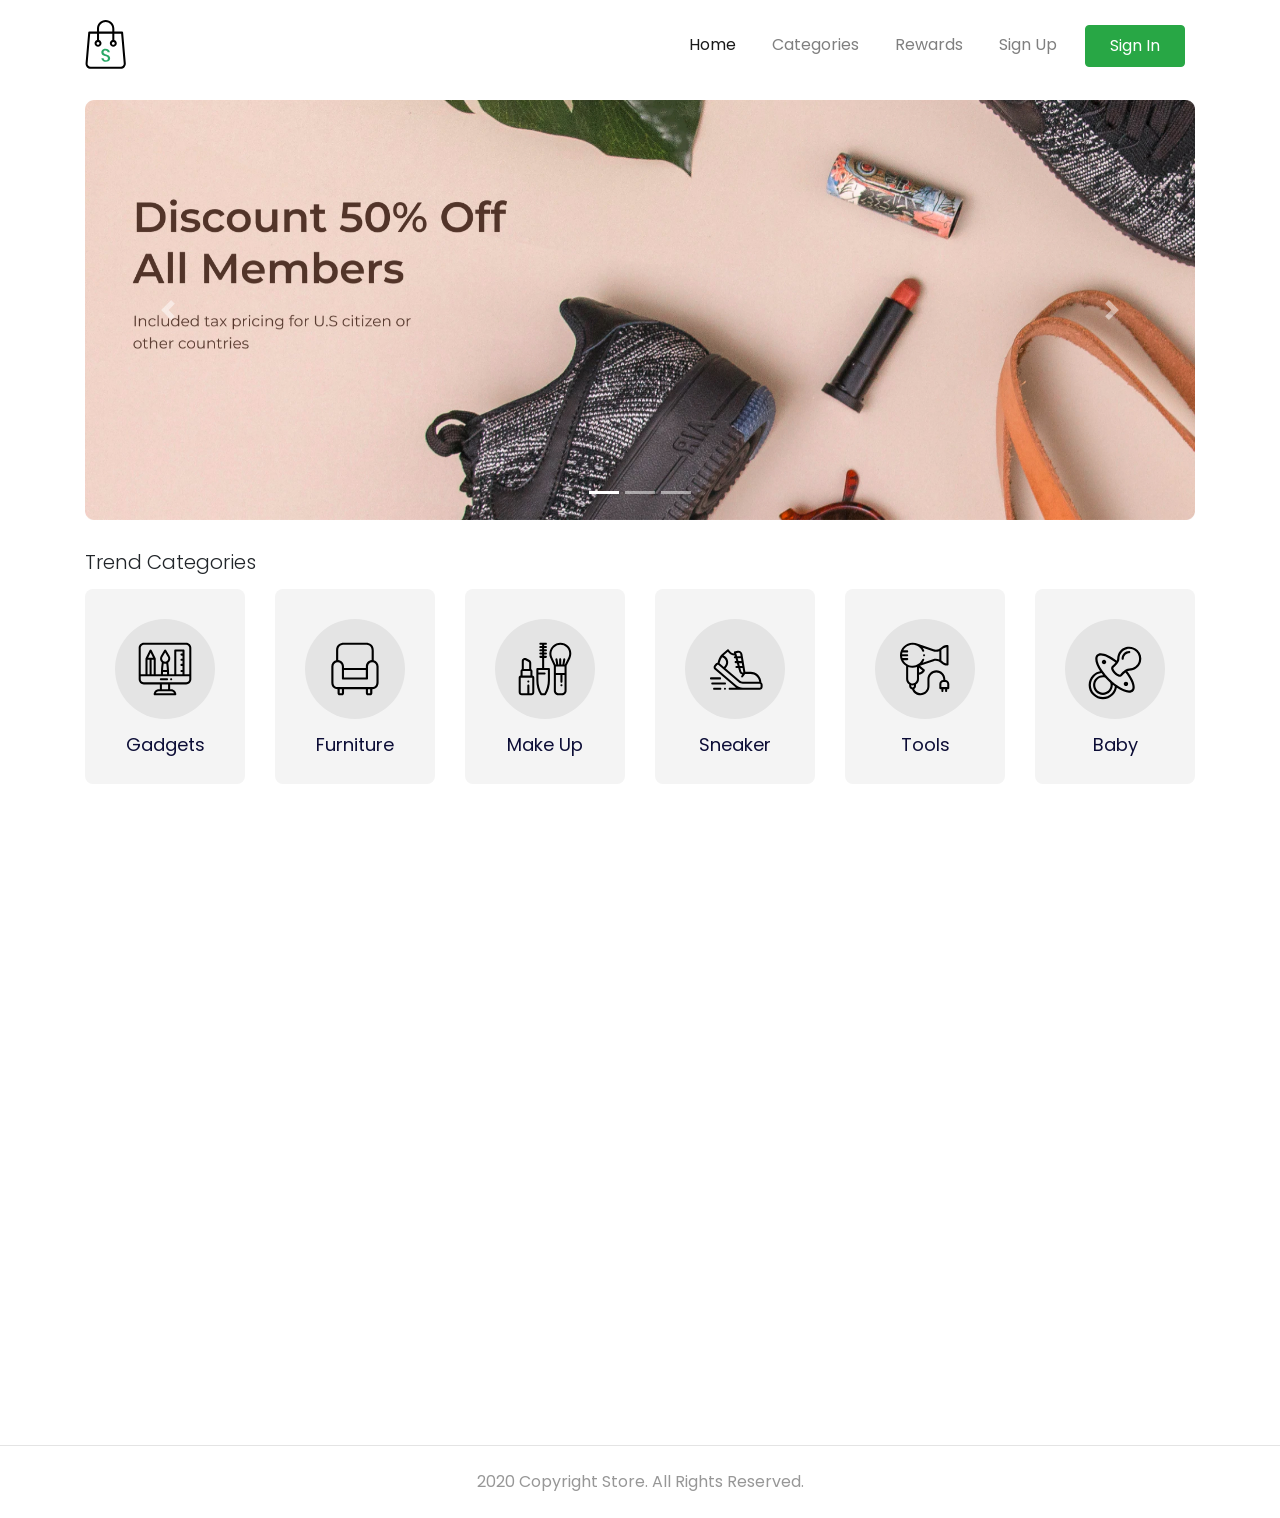
<file: index.html>
<!DOCTYPE html>
<html lang="en">
  <head>
    <meta charset="utf-8" />
    <meta
      name="viewport"
      content="width=device-width, initial-scale=1, shrink-to-fit=no"
    />
    <meta name="description" content="" />
    <meta name="author" content="" />

    <title>Store - Your Best Marketplace</title>

    <link href="https://unpkg.com/aos@2.3.1/dist/aos.css" rel="stylesheet" />
    <link href="style/main.css" rel="stylesheet" />
  </head>

  <body>
    <nav class="navbar navbar-expand-lg navbar-light navbar-store fixed-top navbar-fixed-top" data-aos="fade-down">
      <div class="container">
        <a href="#" class="navbar-brand">
          <img src="images/logo.svg" alt="">
        </a>
        <button class="navbar-toggler" type="button" data-toggle="collapse" data-target="#navbarResponsive">
          <span class="navbar-toggler-icon"></span>
        </button>
        <div class="collapse navbar-collapse" id="navbarResponsive">
          <ul class="navbar-nav ml-auto">
            <li class="nav-item active">
              <a href="/index.html" class="nav-link">Home</a>
            </li>
            <li class="nav-item">
              <a href="/categories.html" class="nav-link">Categories</a>
            </li>
            <li class="nav-item">
              <a href="#" class="nav-link">Rewards</a>
            </li>
            <li class="nav-item">
              <a href="#" class="nav-link">Sign Up</a>
            </li>
            <li class="nav-item">
              <a href="#" class="btn btn-success nav-link px-4 text-white">Sign In</a>
            </li>
          </ul>
        </div>
      </div>
    </nav>

    <!-- Page Content -->
    <div class="page-content page-home">
      <section class="store-carousel">
        <div class="container">
          <div id="carouselExampleIndicators" class="carousel slide" data-ride="carousel" data-aos="zoom-in">
            <ol class="carousel-indicators">
              <li data-target="#carouselExampleIndicators" data-slide-to="0" class="active"></li>
              <li data-target="#carouselExampleIndicators" data-slide-to="1"></li>
              <li data-target="#carouselExampleIndicators" data-slide-to="2"></li>
            </ol>
            <div class="carousel-inner">
              <div class="carousel-item active">
                <img src="images/banner.jpg" class="d-block w-100" alt="...">
              </div>
              <div class="carousel-item">
                <img src="images/banner.jpg" class="d-block w-100" alt="...">
              </div>
              <div class="carousel-item">
                <img src="images/banner.jpg" class="d-block w-100" alt="...">
              </div>
            </div>
            <a class="carousel-control-prev" href="#carouselExampleIndicators" role="button" data-slide="prev">
              <span class="carousel-control-prev-icon" aria-hidden="true"></span>
              <span class="sr-only">Previous</span>
            </a>
            <a class="carousel-control-next" href="#carouselExampleIndicators" role="button" data-slide="next">
              <span class="carousel-control-next-icon" aria-hidden="true"></span>
              <span class="sr-only">Next</span>
            </a>
          </div>
        </div>
      </section>
      <section class="store-trend-categories">
        <div class="container">
          <div class="row">
            <div class="col-12" data-aos="fade-up">
              <h5>Trend Categories</h5>
            </div>
          </div>
          <div class="row">
            <div class="col-6 col-md-3 col-lg-2" data-aos="fade-up" data-aos-delay="100">
              <a href="#" class="component-categories d-block">
                <div class="categories-image">
                  <img src="images/gadget-categories.svg" alt="" class="w-100">
                </div>
                <p class="categories-text text-center">
                  Gadgets
                </p>
              </a>
            </div>
            <div class="col-6 col-md-3 col-lg-2" data-aos="fade-up" data-aos-delay="200">
              <a href="#" class="component-categories d-block">
                <div class="categories-image">
                  <img src="images/furniture-categories.svg" alt="" class="w-100">
                </div>
                <p class="categories-text text-center">
                  Furniture
                </p>
              </a>
            </div>
            <div class="col-6 col-md-3 col-lg-2" data-aos="fade-up" data-aos-delay="300">
              <a href="#" class="component-categories d-block">
                <div class="categories-image">
                  <img src="images/makeup-categories.svg" alt="" class="w-100">
                </div>
                <p class="categories-text text-center">
                  Make Up
                </p>
              </a>
            </div>
            <div class="col-6 col-md-3 col-lg-2" data-aos="fade-up" data-aos-delay="400">
              <a href="#" class="component-categories d-block">
                <div class="categories-image">
                  <img src="images/sneaker-categories.svg" alt="" class="w-100">
                </div>
                <p class="categories-text text-center">
                  Sneaker
                </p>
              </a>
            </div>
            <div class="col-6 col-md-3 col-lg-2" data-aos="fade-up" data-aos-delay="500">
              <a href="#" class="component-categories d-block">
                <div class="categories-image">
                  <img src="images/tools-categories.svg" alt="" class="w-100">
                </div>
                <p class="categories-text text-center">
                  Tools
                </p>
              </a>
            </div>
            <div class="col-6 col-md-3 col-lg-2" data-aos="fade-up" data-aos-delay="600">
              <a href="#" class="component-categories d-block">
                <div class="categories-image">
                  <img src="images/baby-categories.svg" alt="" class="w-100">
                </div>
                <p class="categories-text text-center">
                  Baby
                </p>
              </a>
            </div>
          </div>
        </div>
      </section>
      <section class="store-new-product">
        <div class="container">
          <div class="row">
            <div class="col-12" data-aos="fade-up">
              <h5>New Products</h5>
            </div>
          </div>
          <div class="row">
            <div class="col-6 col-md-4 col-lg-3" data-aos="fade-up" data-aos-delay="100">
              <a href="/product-detail.html" class="component-new-product d-block">
                <div class="new-product-thumbnail">
                  <div class="new-product-image" style="background-image: url('images/apple.jpg');"></div>
                </div>
                <div class="new-product-name">Apple Watch 4</div>
                <div class="new-product-price">$890</div>
              </a>
            </div>
            <div class="col-6 col-md-4 col-lg-3" data-aos="fade-up" data-aos-delay="200">
              <a href="#" class="component-new-product d-block">
                <div class="new-product-thumbnail">
                  <div class="new-product-image" style="background-image: url('images/bogotta.jpg');"></div>
                </div>
                <div class="new-product-name">Orange Bogotta</div>
                <div class="new-product-price">$94,501</div>
              </a>
            </div>
            <div class="col-6 col-md-4 col-lg-3" data-aos="fade-up" data-aos-delay="300">
              <a href="#" class="component-new-product d-block">
                <div class="new-product-thumbnail">
                  <div class="new-product-image" style="background-image: url('images/sofa.jpg');"></div>
                </div>
                <div class="new-product-name">Sofa Ternyaman</div>
                <div class="new-product-price">$1,300</div>
              </a>
            </div>
            <div class="col-6 col-md-4 col-lg-3" data-aos="fade-up" data-aos-delay="400">
              <a href="#" class="component-new-product d-block">
                <div class="new-product-thumbnail">
                  <div class="new-product-image" style="background-image: url('images/bubuk.jpg');"></div>
                </div>
                <div class="new-product-name">Bubuk Maketti</div>
                <div class="new-product-price">$890</div>
              </a>
            </div>
            <div class="col-6 col-md-4 col-lg-3" data-aos="fade-up" data-aos-delay="500">
              <a href="#" class="component-new-product d-block">
                <div class="new-product-thumbnail">
                  <div class="new-product-image" style="background-image: url('images/tatakan.jpg');"></div>
                </div>
                <div class="new-product-name">Tatakan Gelas</div>
                <div class="new-product-price">$890</div>
              </a>
            </div>
            <div class="col-6 col-md-4 col-lg-3" data-aos="fade-up" data-aos-delay="600">
              <a href="#" class="component-new-product d-block">
                <div class="new-product-thumbnail">
                  <div class="new-product-image" style="background-image: url('images/mavic.jpg');"></div>
                </div>
                <div class="new-product-name">Mavic Pro</div>
                <div class="new-product-price">$890</div>
              </a>
            </div>
            <div class="col-6 col-md-4 col-lg-3" data-aos="fade-up" data-aos-delay="700">
              <a href="#" class="component-new-product d-block">
                <div class="new-product-thumbnail">
                  <div class="new-product-image" style="background-image: url('images/nike.jpg');"></div>
                </div>
                <div class="new-product-name">Black Edition Nike</div>
                <div class="new-product-price">$890</div>
              </a>
            </div>
            <div class="col-6 col-md-4 col-lg-3" data-aos="fade-up" data-aos-delay="800">
              <a href="#" class="component-new-product d-block">
                <div class="new-product-thumbnail">
                  <div class="new-product-image" style="background-image: url('images/toys.jpg');"></div>
                </div>
                <div class="new-product-name">Monkey Toys</div>
                <div class="new-product-price">$890</div>
              </a>
            </div>
          </div>
        </div>
      </section>
    </div>

    <footer>
      <div class="container">
        <div class="row">
          <div class="col-12 text-center">
            <p class="pt-4 pb-2">
              2020 Copyright Store. All Rights Reserved.
            </p>
          </div>
        </div>
      </div>
    </footer>
    <!-- Bootstrap core JavaScript -->
    <script src="vendor/jquery/jquery.slim.min.js"></script>
    <script src="vendor/bootstrap/js/bootstrap.bundle.min.js"></script>
    <script src="https://unpkg.com/aos@2.3.1/dist/aos.js"></script>
    <script>
      AOS.init();
    </script>
    <script src="script/navbar-scroll.js"></script>
  </body>
</html>
</file>
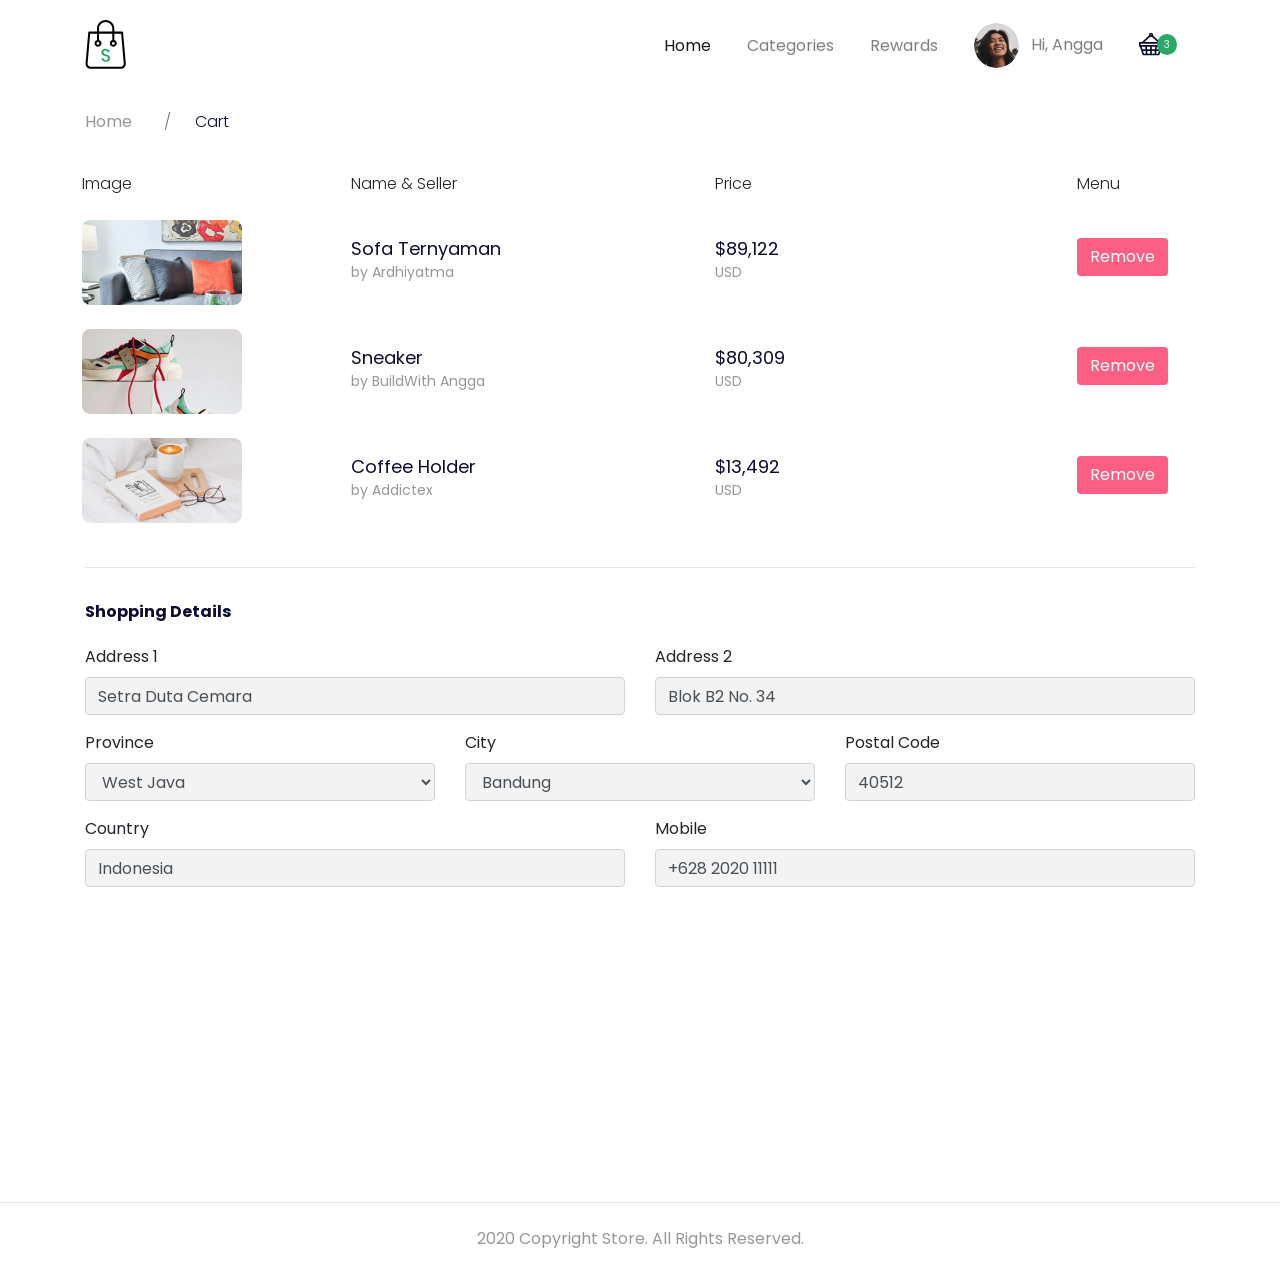
<file: cart.html>
<!DOCTYPE html>
<html lang="en">
  <head>
    <meta charset="utf-8" />
    <meta
      name="viewport"
      content="width=device-width, initial-scale=1, shrink-to-fit=no"
    />
    <meta name="description" content="" />
    <meta name="author" content="" />

    <title>Store - Your Best Marketplace</title>

    <link href="https://unpkg.com/aos@2.3.1/dist/aos.css" rel="stylesheet" />
    <link href="style/main.css" rel="stylesheet" />
  </head>

  <body>
    <nav class="navbar navbar-expand-lg navbar-light navbar-store fixed-top navbar-fixed-top" data-aos="fade-down">
      <div class="container">
        <a href="#" class="navbar-brand">
          <img src="images/logo.svg" alt="">
        </a>
        <button class="navbar-toggler" type="button" data-toggle="collapse" data-target="#navbarResponsive">
          <span class="navbar-toggler-icon"></span>
        </button>
        <div class="collapse navbar-collapse" id="navbarResponsive">
          <ul class="navbar-nav ml-auto">
            <li class="nav-item active">
              <a href="/index.html" class="nav-link">Home</a>
            </li>
            <li class="nav-item">
              <a href="/categories.html" class="nav-link">Categories</a>
            </li>
            <li class="nav-item">
              <a href="#" class="nav-link">Rewards</a>
            </li>
          </ul>
          <!-- Desktop menu -->
          <ul class="navbar-nav d-none d-lg-flex">
            <li class="nav-item dropdown">
              <a href="#" class="nav-link" id="navbarDropdown" role="button" data-toggle="dropdown">
                <img src="images/account_user.png" class="rounded-circle mr-2 profile-picture" alt="">
                Hi, Angga
              </a>
              <div class="dropdown-menu">
                <a href="#" class="dropdown-item">Dashboard</a>
                <a href="#" class="dropdown-item">Settings</a>
                <div class="dropdown-divider"></div>
                <a href="#" class="dropdown-item">Logout</a>
              </div>
            </li>
            <li class="nav-item">
              <a href="#" class="nav-link d-inline-block mt-2">
                <img src="images/cart-filled.svg" alt="">
                <div class="cart-badge">3</div>
              </a>
            </li>
          </ul>
          <!--Mobile Menu-->
          <ul class="navbar-nav d-block d-lg-none">
            <li class="nav-item">
              <a href="#" class="nav-link">
                Hi, Angga
              </a>
            </li>
            <li class="nav-item">
              <a href="#" class="nav-link">
                Cart
              </a>
            </li>
          </ul>
        </div>
      </div>
    </nav>

    <!-- Page Content -->
    <div class="page-content page-cart">
      <section class="store-breadcrumbs" data-aos="fade-down" data-aos-delay="100">
        <div class="container">
          <div class="row">
            <div class="col-12">
              <nav>
                <ol class="breadcrumb">
                  <li class="breadcrumb-item">
                    <a href="">Home</a>
                  </li>
                  <li class="breadcrumb-item active">
                    Cart
                  </li>
                </ol>
              </nav>
            </div>
          </div>
        </div>
      </section>

      <section class="store-cart">
        <div class="container">
          <div class="row" data-aos="fade-up" data-aos-delay="100">
            <div class="col-12 table-responsive">
              <table class="table table-borderless table-cart">
                <thead>
                  <tr>
                    <th  scope="col">Image</th>
                    <th  scope="col">Name &amp; Seller</th>
                    <th  scope="col">Price</th>
                    <th  scope="col">Menu</th>
                  </tr>
                </thead>
                <tbody>
                  <tr>
                    <td style="width: 25%;">
                      <img src="images/product-cart1.jpg" class="cart-image" alt="">
                    </td>
                    <td style="width: 35%;">
                      <div class="product-title">Sofa Ternyaman</div>
                      <div class="product-subtitle">by Ardhiyatma</div>
                    </td>
                    <td style="width: 35%;">
                      <div class="product-title">$89,122</div>
                      <div class="product-subtitle">USD</div>
                    </td>
                    <td style="width: 20%;">
                      <a href="" class="btn btn-remove-cart">
                        Remove
                      </a>
                    </td>
                  </tr>
                  <tr>
                    <td style="width: 25%;">
                      <img src="images/product-cart2.jpg" class="cart-image" alt="">
                    </td>
                    <td style="width: 35%;">
                      <div class="product-title">Sneaker</div>
                      <div class="product-subtitle">by BuildWith Angga</div>
                    </td>
                    <td style="width: 35%;">
                      <div class="product-title">$80,309</div>
                      <div class="product-subtitle">USD</div>
                    </td>
                    <td style="width: 20%;">
                      <a href="" class="btn btn-remove-cart">
                        Remove
                      </a>
                    </td>
                  </tr>
                  <tr>
                    <td style="width: 25%;">
                      <img src="images/product-cart3.jpg" class="cart-image" alt="">
                    </td>
                    <td style="width: 35%;">
                      <div class="product-title">Coffee Holder</div>
                      <div class="product-subtitle">by Addictex</div>
                    </td>
                    <td style="width: 35%;">
                      <div class="product-title">$13,492</div>
                      <div class="product-subtitle">USD</div>
                    </td>
                    <td style="width: 20%;">
                      <a href="" class="btn btn-remove-cart">
                        Remove
                      </a>
                    </td>
                  </tr>
                </tbody>
              </table>
            </div>
          </div>
          <div class="row" data-aos="fade-up" data-aos-delay="150">
            <div class="col-12">
              <hr>
            </div>
            <div class="col-12">
              <h2 class="mb-4">Shopping Details</h2>
            </div>
          </div>
          <div class="row mb-2" data-aos="fade-up" data-aos-delay="200">
            <div class="col-md-6">
              <div class="form-group">
                <label for="addressOne">Address 1</label>
                <input type="text" id="addressOne" name="addressOne" value="Setra Duta Cemara" class="form-control">
              </div>
            </div>
            <div class="col-md-6">
              <div class="form-group">
                <label for="addressTwo">Address 2</label>
                <input type="text" id="addressTwo" name="addressTwo" value="Blok B2 No. 34" class="form-control">
              </div>
            </div>
            <div class="col-md-4">
              <div class="form-group">
                <label for="province">Province</label>
                <select name="province" id="province" class="form-control">
                  <option value="West Java">West Java</option>
                </select>
              </div>
            </div>
            <div class="col-md-4">
              <div class="form-group">
                <label for="city">City</label>
                <select name="city" id="city" class="form-control">
                  <option value="Bandung">Bandung</option>
                </select>
              </div>
            </div>
            <div class="col-md-4">
              <div class="form-group">
                <label for="postalcode">Postal Code</label>
                <input type="number" id="postalcode" name="postalcode" value="40512" class="form-control">
              </div>
            </div>
            <div class="col-md-6">
              <div class="form-group">
                <label for="country">Country</label>
                <input type="text" id="country" name="country" value="Indonesia" class="form-control">
              </div>
            </div>
            <div class="col-md-6">
              <div class="form-group">
                <label for="mobile">Mobile</label>
                <input type="text" id="mobile" name="mobile" value="+628 2020 11111" class="form-control">
              </div>
            </div>
          </div>
          <div class="row" data-aos="fade-up" data-aos-delay="150">
            <div class="col-12">
              <hr>
            </div>
            <div class="col-12">
              <h2 class="mb-2">Payment Informations</h2>
            </div>
          </div>
          <div class="row" data-aos="fade-up" data-aos-delay="200">
            <div class="col-4 col-md-2">
              <div class="product-title">$10</div>
              <div class="product-subtitle">Country Tax</div>
            </div>
            <div class="col-4 col-md-3">
              <div class="product-title">$280</div>
              <div class="product-subtitle">Product Insurance</div>
            </div>
            <div class="col-4 col-md-2">
              <div class="product-title">$280</div>
              <div class="product-subtitle">Ship to Jakarta</div>
            </div>
            <div class="col-4 col-md-2">
              <div class="product-title text-success">$392,409</div>
              <div class="product-subtitle">Total</div>
            </div>
            <div class="col-8 col-md-3">
              <a href="success.html" class="btn btn-success mt-4 px-4 btn-block">
                Checkout Now
              </a>
            </div>
          </div>
        </div>
      </section>
    </div>

    <footer>
      <div class="container">
        <div class="row">
          <div class="col-12 text-center">
            <p class="pt-4 pb-2">
              2020 Copyright Store. All Rights Reserved.
            </p>
          </div>
        </div>
      </div>
    </footer>
    <!-- Bootstrap core JavaScript -->
    <script src="vendor/jquery/jquery.slim.min.js"></script>
    <script src="vendor/bootstrap/js/bootstrap.bundle.min.js"></script>
    <script src="https://unpkg.com/aos@2.3.1/dist/aos.js"></script>
    <script>
      AOS.init();
    </script>
    <script src="script/navbar-scroll.js"></script>
  </body>
</html>
</file>
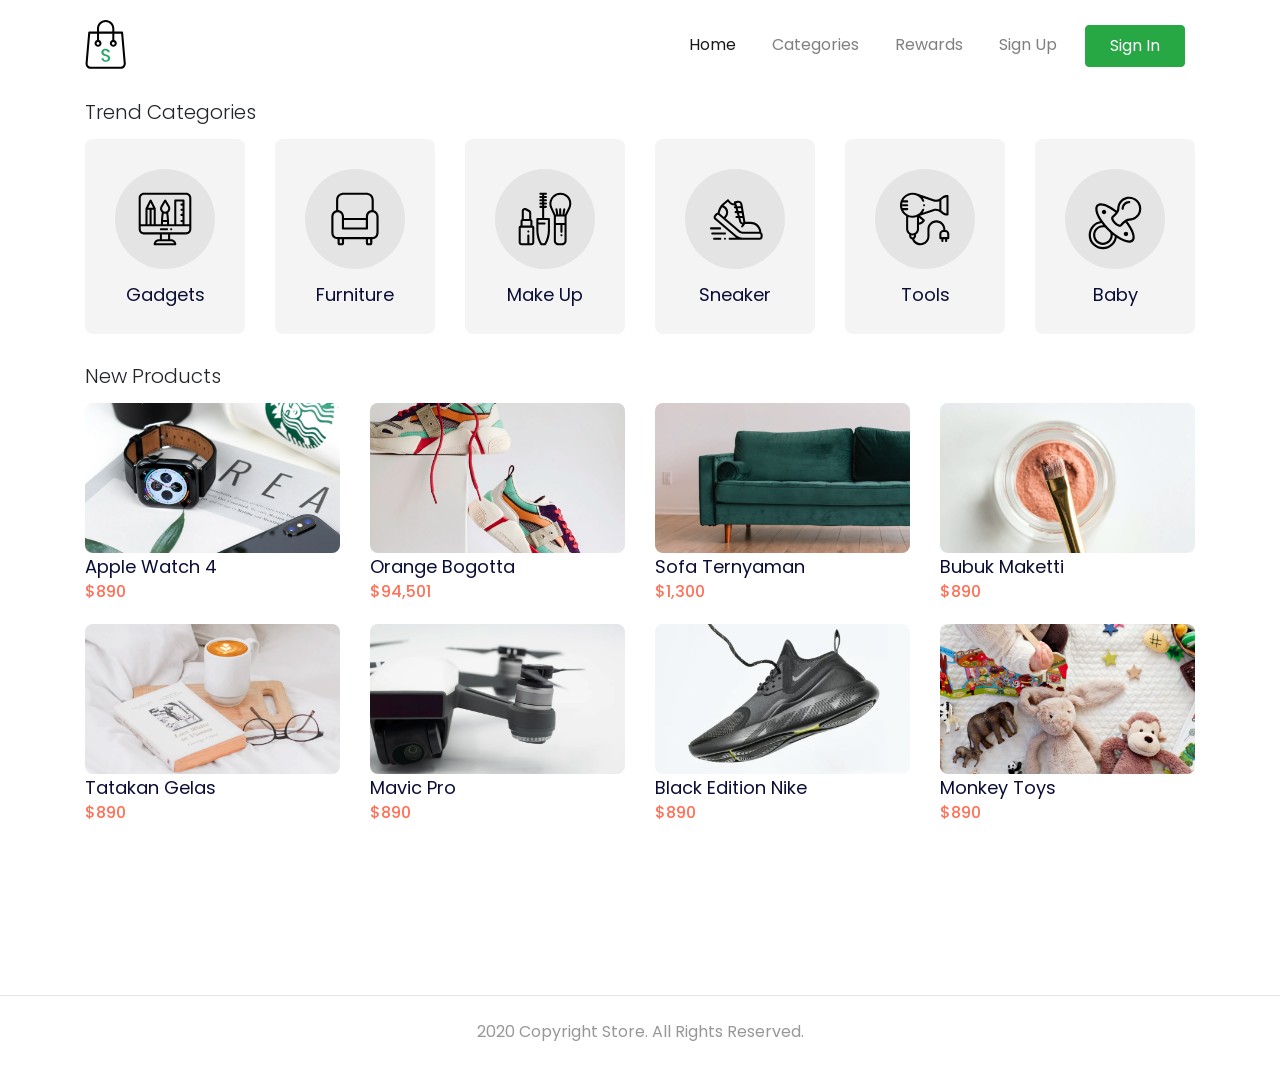
<file: categories.html>
<!DOCTYPE html>
<html lang="en">
  <head>
    <meta charset="utf-8" />
    <meta
      name="viewport"
      content="width=device-width, initial-scale=1, shrink-to-fit=no"
    />
    <meta name="description" content="" />
    <meta name="author" content="" />

    <title>Store - Your Best Marketplace</title>

    <link href="https://unpkg.com/aos@2.3.1/dist/aos.css" rel="stylesheet" />
    <link href="style/main.css" rel="stylesheet" />
  </head>

  <body>
    <nav class="navbar navbar-expand-lg navbar-light navbar-store fixed-top navbar-fixed-top" data-aos="fade-down">
      <div class="container">
        <a href="#" class="navbar-brand">
          <img src="images/logo.svg" alt="">
        </a>
        <button class="navbar-toggler" type="button" data-toggle="collapse" data-target="#navbarResponsive">
          <span class="navbar-toggler-icon"></span>
        </button>
        <div class="collapse navbar-collapse" id="navbarResponsive">
          <ul class="navbar-nav ml-auto">
            <li class="nav-item active">
              <a href="/index.html" class="nav-link">Home</a>
            </li>
            <li class="nav-item">
              <a href="/categories.html" class="nav-link">Categories</a>
            </li>
            <li class="nav-item">
              <a href="#" class="nav-link">Rewards</a>
            </li>
            <li class="nav-item">
              <a href="#" class="nav-link">Sign Up</a>
            </li>
            <li class="nav-item">
              <a href="#" class="btn btn-success nav-link px-4 text-white">Sign In</a>
            </li>
          </ul>
        </div>
      </div>
    </nav>

    <!-- Page Content -->
    <div class="page-content page-home">
      <section class="store-trend-categories">
        <div class="container">
          <div class="row">
            <div class="col-12" data-aos="fade-up">
              <h5>Trend Categories</h5>
            </div>
          </div>
          <div class="row">
            <div class="col-6 col-md-3 col-lg-2" data-aos="fade-up" data-aos-delay="100">
              <a href="#" class="component-categories d-block">
                <div class="categories-image">
                  <img src="images/gadget-categories.svg" alt="" class="w-100">
                </div>
                <p class="categories-text text-center">
                  Gadgets
                </p>
              </a>
            </div>
            <div class="col-6 col-md-3 col-lg-2" data-aos="fade-up" data-aos-delay="200">
              <a href="#" class="component-categories d-block">
                <div class="categories-image">
                  <img src="images/furniture-categories.svg" alt="" class="w-100">
                </div>
                <p class="categories-text text-center">
                  Furniture
                </p>
              </a>
            </div>
            <div class="col-6 col-md-3 col-lg-2" data-aos="fade-up" data-aos-delay="300">
              <a href="#" class="component-categories d-block">
                <div class="categories-image">
                  <img src="images/makeup-categories.svg" alt="" class="w-100">
                </div>
                <p class="categories-text text-center">
                  Make Up
                </p>
              </a>
            </div>
            <div class="col-6 col-md-3 col-lg-2" data-aos="fade-up" data-aos-delay="400">
              <a href="#" class="component-categories d-block">
                <div class="categories-image">
                  <img src="images/sneaker-categories.svg" alt="" class="w-100">
                </div>
                <p class="categories-text text-center">
                  Sneaker
                </p>
              </a>
            </div>
            <div class="col-6 col-md-3 col-lg-2" data-aos="fade-up" data-aos-delay="500">
              <a href="#" class="component-categories d-block">
                <div class="categories-image">
                  <img src="images/tools-categories.svg" alt="" class="w-100">
                </div>
                <p class="categories-text text-center">
                  Tools
                </p>
              </a>
            </div>
            <div class="col-6 col-md-3 col-lg-2" data-aos="fade-up" data-aos-delay="600">
              <a href="#" class="component-categories d-block">
                <div class="categories-image">
                  <img src="images/baby-categories.svg" alt="" class="w-100">
                </div>
                <p class="categories-text text-center">
                  Baby
                </p>
              </a>
            </div>
          </div>
        </div>
      </section>
      <section class="store-new-product">
        <div class="container">
          <div class="row">
            <div class="col-12" data-aos="fade-up">
              <h5>New Products</h5>
            </div>
          </div>
          <div class="row">
            <div class="col-6 col-md-4 col-lg-3" data-aos="fade-up" data-aos-delay="100">
              <a href="#" class="component-new-product d-block">
                <div class="new-product-thumbnail">
                  <div class="new-product-image" style="background-image: url('images/apple.jpg');"></div>
                </div>
                <div class="new-product-name">Apple Watch 4</div>
                <div class="new-product-price">$890</div>
              </a>
            </div>
            <div class="col-6 col-md-4 col-lg-3" data-aos="fade-up" data-aos-delay="200">
              <a href="#" class="component-new-product d-block">
                <div class="new-product-thumbnail">
                  <div class="new-product-image" style="background-image: url('images/bogotta.jpg');"></div>
                </div>
                <div class="new-product-name">Orange Bogotta</div>
                <div class="new-product-price">$94,501</div>
              </a>
            </div>
            <div class="col-6 col-md-4 col-lg-3" data-aos="fade-up" data-aos-delay="300">
              <a href="#" class="component-new-product d-block">
                <div class="new-product-thumbnail">
                  <div class="new-product-image" style="background-image: url('images/sofa.jpg');"></div>
                </div>
                <div class="new-product-name">Sofa Ternyaman</div>
                <div class="new-product-price">$1,300</div>
              </a>
            </div>
            <div class="col-6 col-md-4 col-lg-3" data-aos="fade-up" data-aos-delay="400">
              <a href="#" class="component-new-product d-block">
                <div class="new-product-thumbnail">
                  <div class="new-product-image" style="background-image: url('images/bubuk.jpg');"></div>
                </div>
                <div class="new-product-name">Bubuk Maketti</div>
                <div class="new-product-price">$890</div>
              </a>
            </div>
            <div class="col-6 col-md-4 col-lg-3" data-aos="fade-up" data-aos-delay="500">
              <a href="#" class="component-new-product d-block">
                <div class="new-product-thumbnail">
                  <div class="new-product-image" style="background-image: url('images/tatakan.jpg');"></div>
                </div>
                <div class="new-product-name">Tatakan Gelas</div>
                <div class="new-product-price">$890</div>
              </a>
            </div>
            <div class="col-6 col-md-4 col-lg-3" data-aos="fade-up" data-aos-delay="600">
              <a href="#" class="component-new-product d-block">
                <div class="new-product-thumbnail">
                  <div class="new-product-image" style="background-image: url('images/mavic.jpg');"></div>
                </div>
                <div class="new-product-name">Mavic Pro</div>
                <div class="new-product-price">$890</div>
              </a>
            </div>
            <div class="col-6 col-md-4 col-lg-3" data-aos="fade-up" data-aos-delay="700">
              <a href="#" class="component-new-product d-block">
                <div class="new-product-thumbnail">
                  <div class="new-product-image" style="background-image: url('images/nike.jpg');"></div>
                </div>
                <div class="new-product-name">Black Edition Nike</div>
                <div class="new-product-price">$890</div>
              </a>
            </div>
            <div class="col-6 col-md-4 col-lg-3" data-aos="fade-up" data-aos-delay="800">
              <a href="#" class="component-new-product d-block">
                <div class="new-product-thumbnail">
                  <div class="new-product-image" style="background-image: url('images/toys.jpg');"></div>
                </div>
                <div class="new-product-name">Monkey Toys</div>
                <div class="new-product-price">$890</div>
              </a>
            </div>
          </div>
        </div>
      </section>
    </div>

    <footer>
      <div class="container">
        <div class="row">
          <div class="col-12 text-center">
            <p class="pt-4 pb-2">
              2020 Copyright Store. All Rights Reserved.
            </p>
          </div>
        </div>
      </div>
    </footer>
    <!-- Bootstrap core JavaScript -->
    <script src="vendor/jquery/jquery.slim.min.js"></script>
    <script src="vendor/bootstrap/js/bootstrap.bundle.min.js"></script>
    <script src="https://unpkg.com/aos@2.3.1/dist/aos.js"></script>
    <script>
      AOS.init();
    </script>
    <script src="script/navbar-scroll.js"></script>
  </body>
</html>
</file>
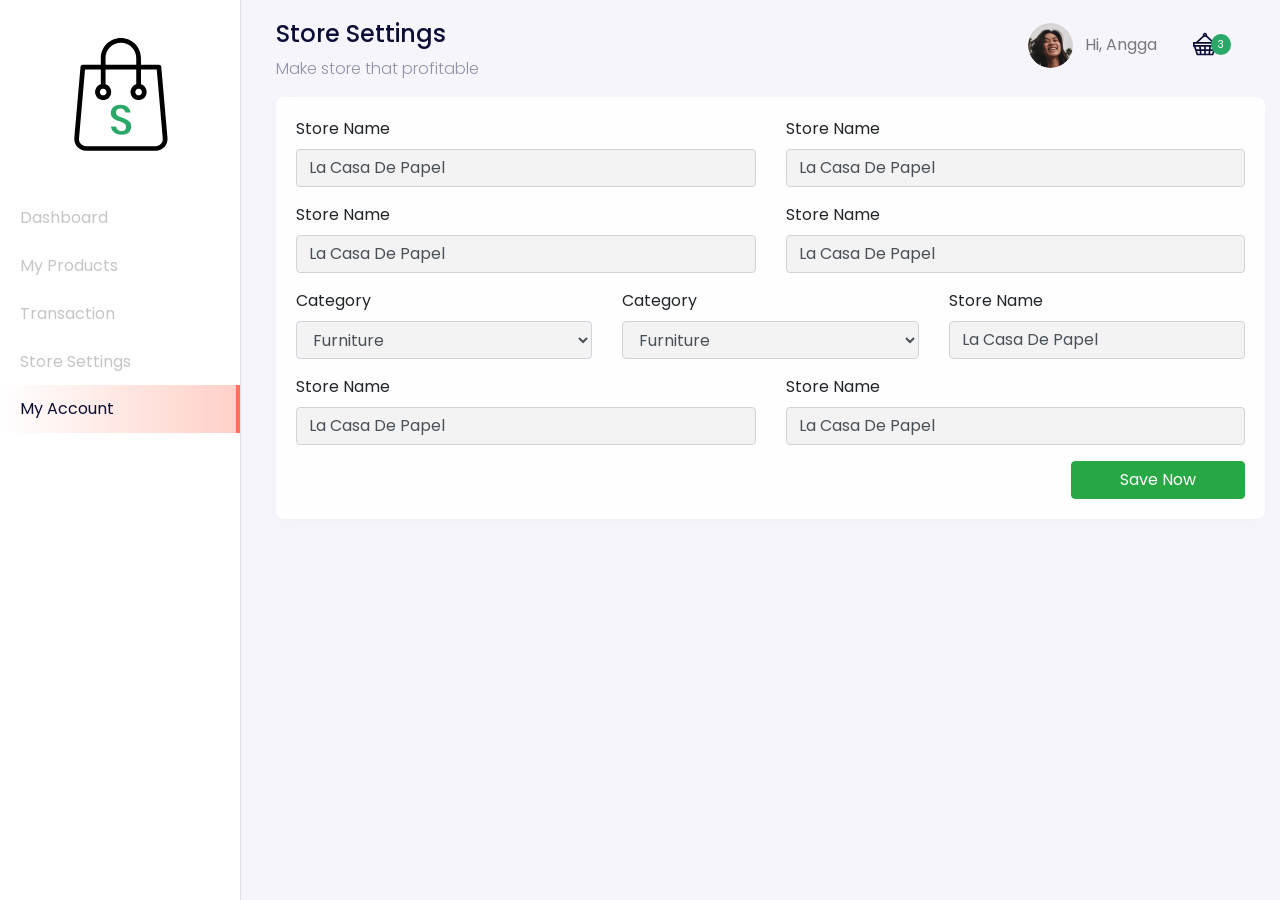
<file: dashboard-account.html>
<!DOCTYPE html>
<html lang="en">
  <head>
    <meta charset="utf-8" />
    <meta
      name="viewport"
      content="width=device-width, initial-scale=1, shrink-to-fit=no"
    />
    <meta name="description" content="" />
    <meta name="author" content="" />

    <title>Store - Your Best Marketplace</title>

    <link href="https://unpkg.com/aos@2.3.1/dist/aos.css" rel="stylesheet" />
    <link href="style/main.css" rel="stylesheet" />
  </head>

  <body>
    <div class="page-dashboard">
      <div class="d-flex" id="wrapper" data-aos="fade-right">
        <!-- Sidebar -->
        <div class="border-right" id="sidebar-wrapper">
          <div class="sidebar-heading text-center">
            <img src="images/logo.svg" alt="" class="my-4" width="95">
          </div>
          <div class="list-group list-group-flush">
            <a href="dashboard-admin.html" class="list-group-item list-group-item-action">
              Dashboard
            </a>
            <a href="dashboard-product.html" class="list-group-item list-group-item-action">
              My Products
            </a>
            <a href="dashboard-transaction.html" class="list-group-item list-group-item-action">
              Transaction
            </a>
            <a href="dashboard-settings.html" class="list-group-item list-group-item-action">
              Store Settings
            </a>
            <a href="dashboard-account.html" class="list-group-item list-group-item-action active">
              My Account
            </a>
            
          </div>
        </div>
        <!-- Page Content -->
        <div id="page-content-wrapper">
          <nav class="navbar navbar-expand-lg navbar-light navbar-store fixed-top" data-aos="fade-down">
            <div class="container-fluid">
              <button class="btn btn-secondary d-md-none mr-auto mr-2" id="menu-toggle">&laquo; Menu</button>
              <button class="navbar-toggler" type="button" data-toggle="collapse" data-target="#navbarSupportedContent">
                <span class="navbar-toggler-icon"></span>
              </button>
              <div class="collapse navbar-collapse" id="navbarSupportedContent">
                <!-- Desktop menu -->
                <ul class="navbar-nav d-none d-lg-flex ml-auto">
                  <li class="nav-item dropdown">
                    <a href="#" class="nav-link" id="navbarDropdown" role="button" data-toggle="dropdown">
                      <img src="images/account_user.png" class="rounded-circle mr-2 profile-picture" alt="">
                      Hi, Angga
                    </a>
                    <div class="dropdown-menu">
                      <a href="#" class="dropdown-item">Dashboard</a>
                      <a href="#" class="dropdown-item">Settings</a>
                      <div class="dropdown-divider"></div>
                      <a href="#" class="dropdown-item">Logout</a>
                    </div>
                  </li>
                  <li class="nav-item">
                    <a href="#" class="nav-link d-inline-block mt-2">
                      <img src="images/cart-filled.svg" alt="">
                      <div class="cart-badge">3</div>
                    </a>
                  </li>
                </ul>
                <!--Mobile Menu-->
                <ul class="navbar-nav d-block d-lg-none">
                  <li class="nav-item">
                    <a href="#" class="nav-link">
                      Hi, Angga
                    </a>
                  </li>
                  <li class="nav-item">
                    <a href="#" class="nav-link">
                      Cart
                    </a>
                  </li>
                </ul>
              </div>
            </div>
          </nav>
          <!-- section content -->
          <div class="section-content section-dashboard-home" data-aos="fade-up">
            <div class="container-fluid">
              <div class="dashboard-heading">
                <h2 class="dashboard-title">Store Settings</h2>
                <p class="dashboard-subtitle">Make store that profitable</p>
              </div>
              <div class="dashboard-content">
                <div class="row">
                  <div class="col-12">
                    <form action="">
                      <div class="card">
                        <div class="card-body">
                          <div class="row">
                            <div class="col-md-6">
                              <div class="form-group">
                                <label for="">Store Name</label>
                                <input type="text" name="storename" class="form-control" value="La Casa De Papel">
                              </div>
                            </div>
                            <div class="col-md-6">
                              <div class="form-group">
                                <label for="">Store Name</label>
                                <input type="text" name="storename" class="form-control" value="La Casa De Papel">
                              </div>
                            </div>
                            <div class="col-md-6">
                              <div class="form-group">
                                <label for="">Store Name</label>
                                <input type="text" name="storename" class="form-control" value="La Casa De Papel">
                              </div>
                            </div>
                            <div class="col-md-6">
                              <div class="form-group">
                                <label for="">Store Name</label>
                                <input type="text" name="storename" class="form-control" value="La Casa De Papel">
                              </div>
                            </div>
                            <div class="col-md-4">
                              <div class="form-group">
                                <label for="">Category</label>
                                <select name="category" class="form-control">
                                  <option value="">Furniture</option>
                                </select>
                              </div>
                            </div>
                            <div class="col-md-4">
                              <div class="form-group">
                                <label for="">Category</label>
                                <select name="category" class="form-control">
                                  <option value="">Furniture</option>
                                </select>
                              </div>
                            </div>
                            <div class="col-md-4">
                              <div class="form-group">
                                <label for="">Store Name</label>
                                <input type="text" name="storename" class="form-control" value="La Casa De Papel">
                              </div>
                            </div>
                            <div class="col-md-6">
                              <div class="form-group">
                                <label for="">Store Name</label>
                                <input type="text" name="storename" class="form-control" value="La Casa De Papel">
                              </div>
                            </div>
                            <div class="col-md-6">
                              <div class="form-group">
                                <label for="">Store Name</label>
                                <input type="text" name="storename" class="form-control" value="La Casa De Papel">
                              </div>
                            </div>
                          </div>
                          <div class="row">
                            <div class="col">
                              <button class="btn btn-success px-5 d-block ml-auto" type="submit">Save Now</button>
                            </div>
                          </div>
                        </div>
                      </div>
                    </form>
                  </div>
                </div>
              </div>
            </div>
          </div>
        </div>
      </div>
    </div>

    <!-- Bootstrap core JavaScript -->
    <script src="vendor/jquery/jquery.slim.min.js"></script>
    <script src="vendor/bootstrap/js/bootstrap.bundle.min.js"></script>
    <script src="https://unpkg.com/aos@2.3.1/dist/aos.js"></script>
    <script>
      AOS.init();
    </script>
    <script>
      $('#menu-toggle').on('click',function(e){
        e.preventDefault();
        $('#wrapper').toggleClass('toggled');
      })
    </script>
  </body>
</html>
</file>
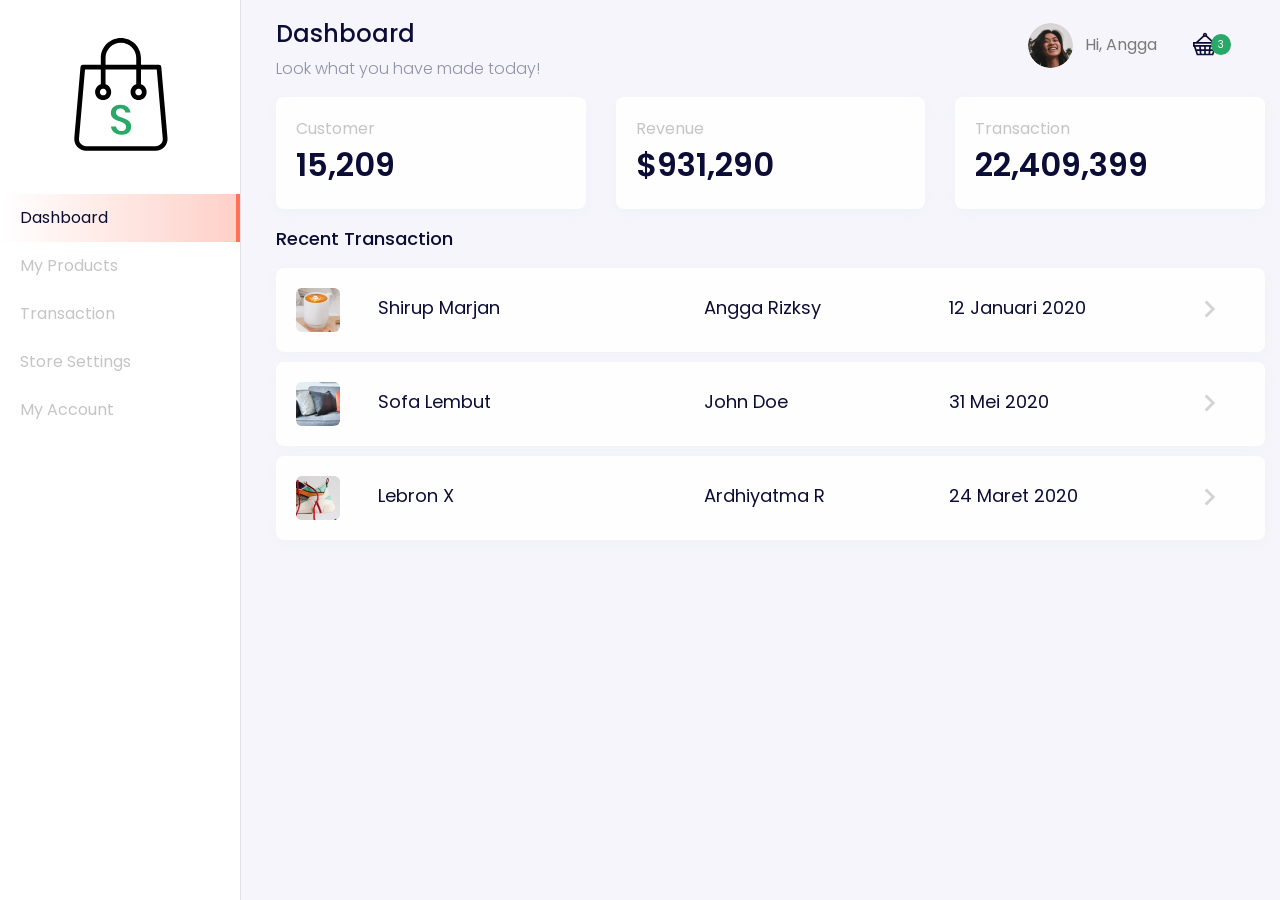
<file: dashboard-admin.html>
<!DOCTYPE html>
<html lang="en">
  <head>
    <meta charset="utf-8" />
    <meta
      name="viewport"
      content="width=device-width, initial-scale=1, shrink-to-fit=no"
    />
    <meta name="description" content="" />
    <meta name="author" content="" />

    <title>Store - Your Best Marketplace</title>

    <link href="https://unpkg.com/aos@2.3.1/dist/aos.css" rel="stylesheet" />
    <link href="style/main.css" rel="stylesheet" />
  </head>

  <body>
    <div class="page-dashboard">
      <div class="d-flex" id="wrapper" data-aos="fade-right">
        <!-- Sidebar -->
        <div class="border-right" id="sidebar-wrapper">
          <div class="sidebar-heading text-center">
            <img src="images/logo.svg" alt="" class="my-4" width="95">
          </div>
          <div class="list-group list-group-flush">
            <a href="dashboard-admin.html" class="list-group-item list-group-item-action active">
              Dashboard
            </a>
            <a href="dashboard-product.html" class="list-group-item list-group-item-action">
              My Products
            </a>
            <a href="dashboard-transaction.html" class="list-group-item list-group-item-action">
              Transaction
            </a>
            <a href="dashboard-settings.html" class="list-group-item list-group-item-action">
              Store Settings
            </a>
            <a href="dashboard-account.html" class="list-group-item list-group-item-action">
              My Account
            </a>
            
          </div>
        </div>
        <!-- Page Content -->
        <div id="page-content-wrapper">
          <nav class="navbar navbar-expand-lg navbar-light navbar-store fixed-top" data-aos="fade-down">
            <div class="container-fluid">
              <button class="btn btn-secondary d-md-none mr-auto mr-2" id="menu-toggle">&laquo; Menu</button>
              <button class="navbar-toggler" type="button" data-toggle="collapse" data-target="#navbarSupportedContent">
                <span class="navbar-toggler-icon"></span>
              </button>
              <div class="collapse navbar-collapse" id="navbarSupportedContent">
                <!-- Desktop menu -->
                <ul class="navbar-nav d-none d-lg-flex ml-auto">
                  <li class="nav-item dropdown">
                    <a href="#" class="nav-link" id="navbarDropdown" role="button" data-toggle="dropdown">
                      <img src="images/account_user.png" class="rounded-circle mr-2 profile-picture" alt="">
                      Hi, Angga
                    </a>
                    <div class="dropdown-menu">
                      <a href="#" class="dropdown-item">Dashboard</a>
                      <a href="#" class="dropdown-item">Settings</a>
                      <div class="dropdown-divider"></div>
                      <a href="#" class="dropdown-item">Logout</a>
                    </div>
                  </li>
                  <li class="nav-item">
                    <a href="#" class="nav-link d-inline-block mt-2">
                      <img src="images/cart-filled.svg" alt="">
                      <div class="cart-badge">3</div>
                    </a>
                  </li>
                </ul>
                <!--Mobile Menu-->
                <ul class="navbar-nav d-block d-lg-none">
                  <li class="nav-item">
                    <a href="#" class="nav-link">
                      Hi, Angga
                    </a>
                  </li>
                  <li class="nav-item">
                    <a href="#" class="nav-link">
                      Cart
                    </a>
                  </li>
                </ul>
              </div>
            </div>
          </nav>
          <!-- section content -->
          <div class="section-content section-dashboard-home" data-aos="fade-up">
            <div class="container-fluid">
              <div class="dashboard-heading">
                <h2 class="dashboard-title">Dashboard</h2>
                <p class="dashboard-subtitle">Look what you have made today!</p>
              </div>
              <div class="dashboard-content">
                <div class="row">
                  <div class="col-md-4">
                    <div class="card mb-2">
                      <div class="card-body">
                        <div class="dashboard-card-title">
                          Customer
                        </div>
                        <div class="dashboard-card-subtitle">
                          15,209
                        </div>
                      </div>
                    </div>
                  </div>
                  <div class="col-md-4">
                    <div class="card mb-2">
                      <div class="card-body">
                        <div class="dashboard-card-title">
                          Revenue
                        </div>
                        <div class="dashboard-card-subtitle">
                          $931,290
                        </div>
                      </div>
                    </div>
                  </div>
                  <div class="col-md-4">
                    <div class="card mb-2">
                      <div class="card-body">
                        <div class="dashboard-card-title">
                          Transaction
                        </div>
                        <div class="dashboard-card-subtitle">
                          22,409,399
                        </div>
                      </div>
                    </div>
                  </div>
                </div>
                <div class="row">
                  <div class="col-12 mt-2">
                    <h5 class="mb-3">Recent Transaction</h5>
                    <a href="" class="card card-list d-block">
                      <div class="card-body">
                        <div class="row">
                          <div class="col-md-1">
                            <img src="images/dashboard-content1.png" alt="">
                          </div>
                          <div class="col-md-4">
                            Shirup Marjan
                          </div>
                          <div class="col-md-3">
                            Angga Rizksy
                          </div>
                          <div class="col-md-3">
                            12 Januari 2020
                          </div>
                          <div class="col-md-1 d-none d-md-block">
                            <img src="images/arrow-right.svg" alt="">
                          </div>
                        </div>
                      </div>
                    </a>

                    <a href="" class="card card-list d-block">
                      <div class="card-body">
                        <div class="row">
                          <div class="col-md-1">
                            <img src="images/dashboard-content3.png" alt="">
                          </div>
                          <div class="col-md-4">
                            Sofa Lembut
                          </div>
                          <div class="col-md-3">
                            John Doe
                          </div>
                          <div class="col-md-3">
                            31 Mei 2020
                          </div>
                          <div class="col-md-1 d-none d-md-block">
                            <img src="images/arrow-right.svg" alt="">
                          </div>
                        </div>
                      </div>
                    </a>

                    <a href="" class="card card-list d-block">
                      <div class="card-body">
                        <div class="row">
                          <div class="col-md-1">
                            <img src="images/dashboard-content2.png" alt="">
                          </div>
                          <div class="col-md-4">
                            Lebron X
                          </div>
                          <div class="col-md-3">
                            Ardhiyatma R
                          </div>
                          <div class="col-md-3">
                            24 Maret 2020
                          </div>
                          <div class="col-md-1 d-none d-md-block">
                            <img src="images/arrow-right.svg" alt="">
                          </div>
                        </div>
                      </div>
                    </a>
                  </div>
                </div>
              </div>
            </div>
          </div>
        </div>
      </div>
    </div>

    <!-- Bootstrap core JavaScript -->
    <script src="vendor/jquery/jquery.slim.min.js"></script>
    <script src="vendor/bootstrap/js/bootstrap.bundle.min.js"></script>
    <script src="https://unpkg.com/aos@2.3.1/dist/aos.js"></script>
    <script>
      AOS.init();
    </script>
    <script>
      $('#menu-toggle').on('click',function(e){
        e.preventDefault();
        $('#wrapper').toggleClass('toggled');
      })
    </script>
  </body>
</html>
</file>
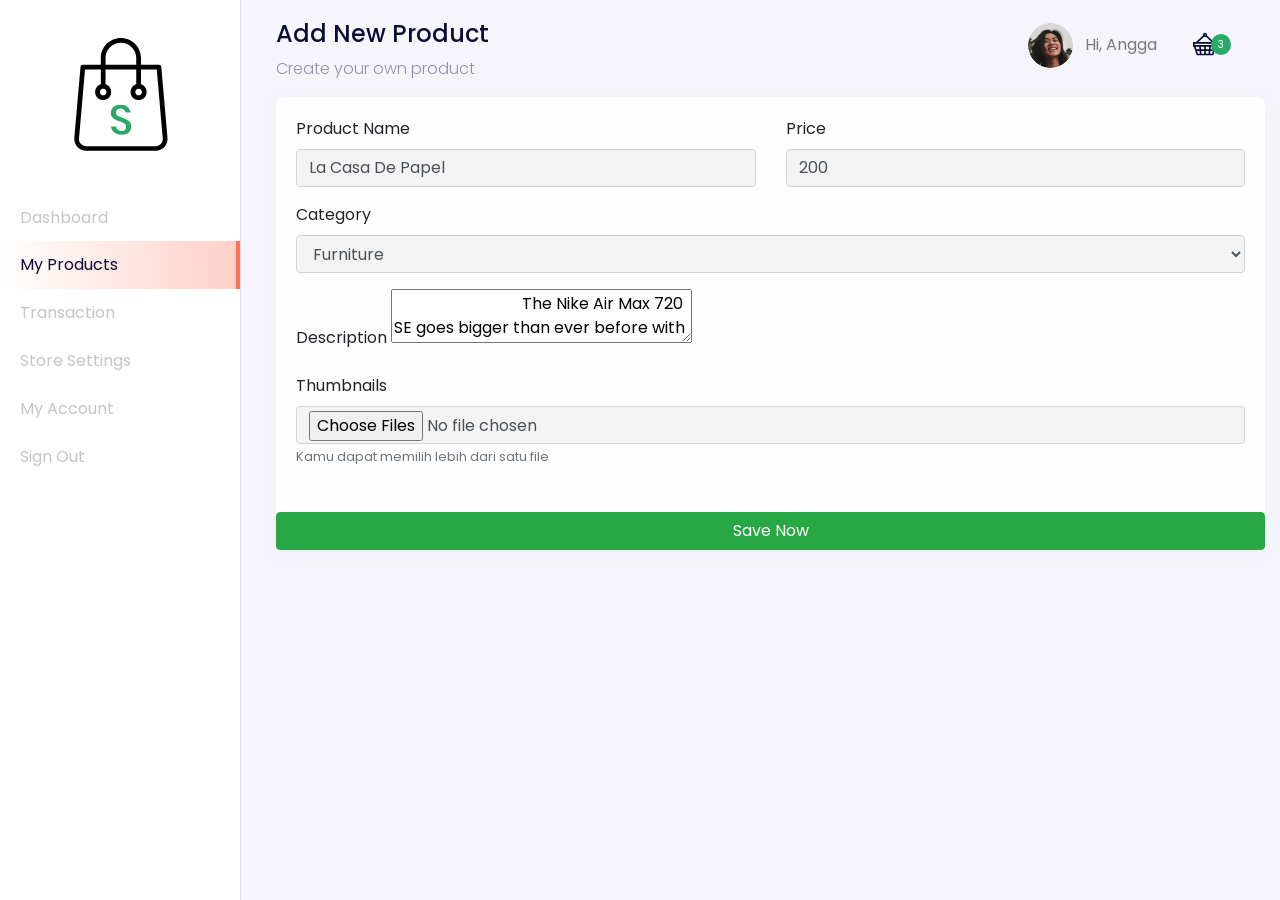
<file: dashboard-product-create.html>
<!DOCTYPE html>
<html lang="en">

<head>
  <meta charset="utf-8" />
  <meta name="viewport" content="width=device-width, initial-scale=1, shrink-to-fit=no" />
  <meta name="description" content="" />
  <meta name="author" content="" />

  <title>Store - Your Best Marketplace</title>

  <link href="https://unpkg.com/aos@2.3.1/dist/aos.css" rel="stylesheet" />
  <link href="style/main.css" rel="stylesheet" />
</head>

<body>
  <div class="page-dashboard">
    <div class="d-flex" id="wrapper" data-aos="fade-right">
      <!-- Sidebar -->
      <div class="border-right" id="sidebar-wrapper">
        <div class="sidebar-heading text-center">
          <img src="images/logo.svg" alt="" class="my-4" width="95">
        </div>
        <div class="list-group list-group-flush">
          <a href="dashboard-admin.html" class="list-group-item list-group-item-action">
            Dashboard
          </a>
          <a href="dashboard-product.html" class="list-group-item list-group-item-action active">
            My Products
          </a>
          <a href="dashboard-transaction.html" class="list-group-item list-group-item-action">
            Transaction
          </a>
          <a href="dashboard-settings.html" class="list-group-item list-group-item-action">
            Store Settings
          </a>
          <a href="dashboard-account.html" class="list-group-item list-group-item-action">
            My Account
          </a>
          <a href="signin.html" class="list-group-item list-group-item-action">
            Sign Out
          </a>
        </div>
      </div>
      <!-- Page Content -->
      <div id="page-content-wrapper">
        <nav class="navbar navbar-expand-lg navbar-light navbar-store fixed-top" data-aos="fade-down">
          <div class="container-fluid">
            <button class="btn btn-secondary d-md-none mr-auto mr-2" id="menu-toggle">&laquo; Menu</button>
            <button class="navbar-toggler" type="button" data-toggle="collapse" data-target="#navbarSupportedContent">
              <span class="navbar-toggler-icon"></span>
            </button>
            <div class="collapse navbar-collapse" id="navbarSupportedContent">
              <!-- Desktop menu -->
              <ul class="navbar-nav d-none d-lg-flex ml-auto">
                <li class="nav-item dropdown">
                  <a href="#" class="nav-link" id="navbarDropdown" role="button" data-toggle="dropdown">
                    <img src="images/account_user.png" class="rounded-circle mr-2 profile-picture" alt="">
                    Hi, Angga
                  </a>
                  <div class="dropdown-menu">
                    <a href="#" class="dropdown-item">Dashboard</a>
                    <a href="#" class="dropdown-item">Settings</a>
                    <div class="dropdown-divider"></div>
                    <a href="#" class="dropdown-item">Logout</a>
                  </div>
                </li>
                <li class="nav-item">
                  <a href="#" class="nav-link d-inline-block mt-2">
                    <img src="images/cart-filled.svg" alt="">
                    <div class="cart-badge">3</div>
                  </a>
                </li>
              </ul>
              <!--Mobile Menu-->
              <ul class="navbar-nav d-block d-lg-none">
                <li class="nav-item">
                  <a href="#" class="nav-link">
                    Hi, Angga
                  </a>
                </li>
                <li class="nav-item">
                  <a href="#" class="nav-link">
                    Cart
                  </a>
                </li>
              </ul>
            </div>
          </div>
        </nav>
        <!-- section content -->
        <div class="section-content section-dashboard-home" data-aos="fade-up">
          <div class="container-fluid">
            <div class="dashboard-heading">
              <h2 class="dashboard-title">Add New Product</h2>
              <p class="dashboard-subtitle">Create your own product</p>
            </div>
            <div class="dashboard-content">
              <div class="row">
                <div class="col-12">
                  <form action="">
                    <div class="card">
                      <div class="card-body">
                        <div class="row">
                          <div class="col-md-6">
                            <div class="form-group">
                              <label for="">Product Name</label>
                              <input type="text" name="productname" class="form-control" value="La Casa De Papel">
                            </div>
                          </div>
                          <div class="col-md-6">
                            <div class="form-group">
                              <label for="">Price</label>
                              <input type="number" name="price" class="form-control" value="200">
                            </div>
                          </div>
                          <div class="col-md-12">
                            <div class="form-group">
                              <label for="">Category</label>
                              <select name="category" class="form-control">
                                <option value="">Furniture</option>
                              </select>
                            </div>
                          </div>
                          <div class="col-md-12">
                            <div class="form-group">
                              <label for="description">Description</label>
                              <textarea name="editor1">
                                The Nike Air Max 720 SE goes bigger than ever before with Nike's tallest Air unit yet for unimaginable, all-day comfort. There's super breathable fabrics on the upper, while colours add a modern edge. Bring the past into the future with the Nike Air Max 2090, a bold look inspired by the DNA of the iconic Air Max 90. Brand-new Nike Air cushioning
                              </textarea>
                            </div>
                          </div>
                          <div class="col-md-12">
                            <div class="form-group">
                              <label for="thumbnails">Thumbnails</label>
                              <input type="file" multiple="" class="form-control pt-1" id="thumbnails" aria-describedby="thumbnails" name="thumbnails">
                              <small class="text-muted">
                                Kamu dapat memilih lebih dari satu file
                              </small>
                            </div>
                          </div>
                        </div>
                      </div>
                      <div class="row">
                        <div class="col">
                          <button class="btn btn-success w-100 mt-2" type="submit">Save Now</button>
                        </div>
                      </div>
                  </form>
                </div>
              </div>
            </div>
          </div>
        </div>
      </div>
    </div>
  </div>

  <!-- Bootstrap core JavaScript -->
  <script src="vendor/jquery/jquery.slim.min.js"></script>
  <script src="vendor/bootstrap/js/bootstrap.bundle.min.js"></script>
  <script src="https://unpkg.com/aos@2.3.1/dist/aos.js"></script>
  <script>
    AOS.init();
  </script>
  <script>
    $('#menu-toggle').on('click', function (e) {
      e.preventDefault();
      $('#wrapper').toggleClass('toggled');
    })
  </script>
  <script src="https://cdn.ckeditor.com/4.15.1/standard/ckeditor.js"></script>
  <script>
    CKEDITOR.replace( 'editor1');
  </script>
</body>

</html>
</file>
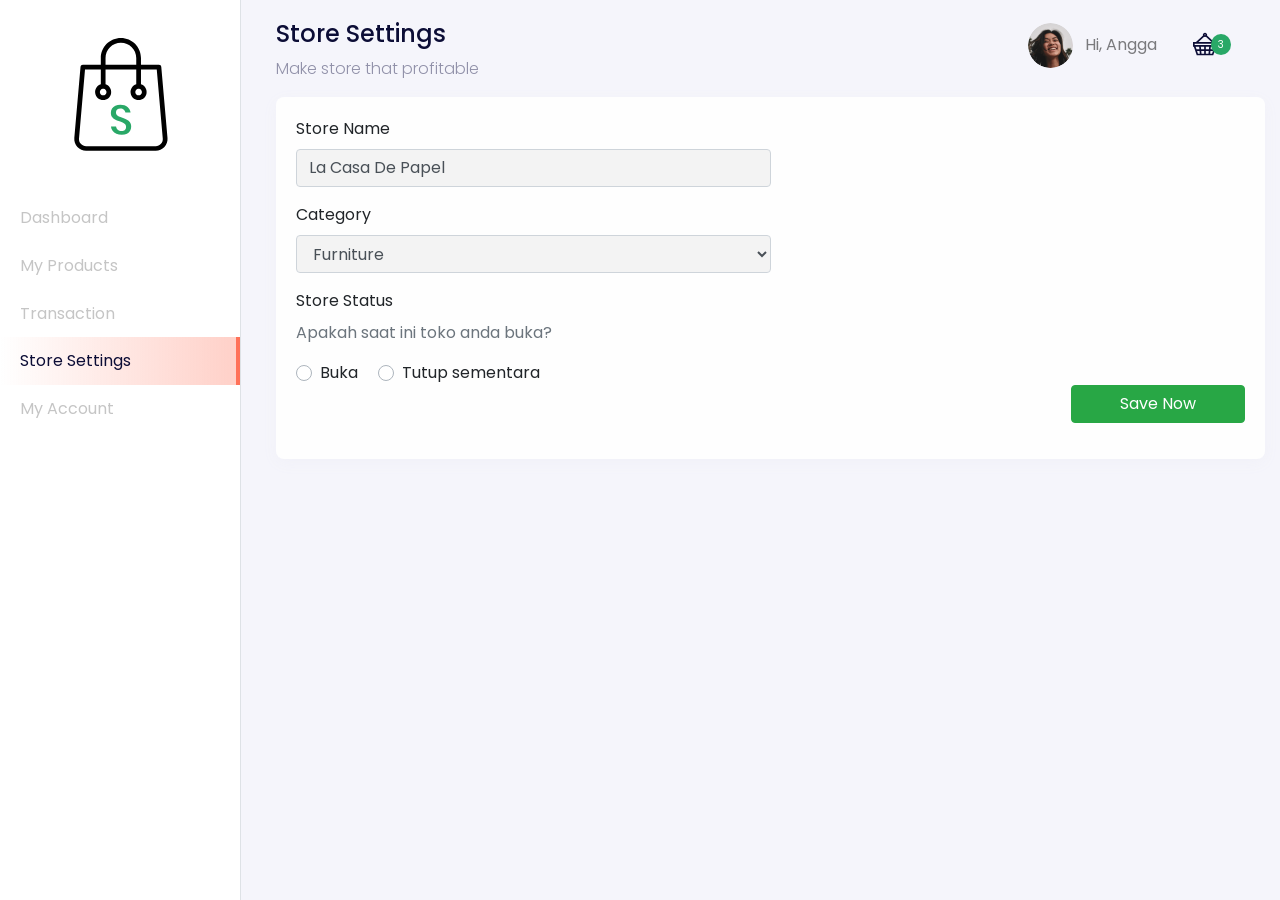
<file: dashboard-settings.html>
<!DOCTYPE html>
<html lang="en">
  <head>
    <meta charset="utf-8" />
    <meta
      name="viewport"
      content="width=device-width, initial-scale=1, shrink-to-fit=no"
    />
    <meta name="description" content="" />
    <meta name="author" content="" />

    <title>Store - Your Best Marketplace</title>

    <link href="https://unpkg.com/aos@2.3.1/dist/aos.css" rel="stylesheet" />
    <link href="style/main.css" rel="stylesheet" />
  </head>

  <body>
    <div class="page-dashboard">
      <div class="d-flex" id="wrapper" data-aos="fade-right">
        <!-- Sidebar -->
        <div class="border-right" id="sidebar-wrapper">
          <div class="sidebar-heading text-center">
            <img src="images/logo.svg" alt="" class="my-4" width="95">
          </div>
          <div class="list-group list-group-flush">
            <a href="dashboard-admin.html" class="list-group-item list-group-item-action">
              Dashboard
            </a>
            <a href="dashboard-product.html" class="list-group-item list-group-item-action">
              My Products
            </a>
            <a href="dashboard-transaction.html" class="list-group-item list-group-item-action">
              Transaction
            </a>
            <a href="dashboard-settings.html" class="list-group-item list-group-item-action active">
              Store Settings
            </a>
            <a href="dashboard-account.html" class="list-group-item list-group-item-action">
              My Account
            </a>
            
          </div>
        </div>
        <!-- Page Content -->
        <div id="page-content-wrapper">
          <nav class="navbar navbar-expand-lg navbar-light navbar-store fixed-top" data-aos="fade-down">
            <div class="container-fluid">
              <button class="btn btn-secondary d-md-none mr-auto mr-2" id="menu-toggle">&laquo; Menu</button>
              <button class="navbar-toggler" type="button" data-toggle="collapse" data-target="#navbarSupportedContent">
                <span class="navbar-toggler-icon"></span>
              </button>
              <div class="collapse navbar-collapse" id="navbarSupportedContent">
                <!-- Desktop menu -->
                <ul class="navbar-nav d-none d-lg-flex ml-auto">
                  <li class="nav-item dropdown">
                    <a href="#" class="nav-link" id="navbarDropdown" role="button" data-toggle="dropdown">
                      <img src="images/account_user.png" class="rounded-circle mr-2 profile-picture" alt="">
                      Hi, Angga
                    </a>
                    <div class="dropdown-menu">
                      <a href="#" class="dropdown-item">Dashboard</a>
                      <a href="#" class="dropdown-item">Settings</a>
                      <div class="dropdown-divider"></div>
                      <a href="#" class="dropdown-item">Logout</a>
                    </div>
                  </li>
                  <li class="nav-item">
                    <a href="#" class="nav-link d-inline-block mt-2">
                      <img src="images/cart-filled.svg" alt="">
                      <div class="cart-badge">3</div>
                    </a>
                  </li>
                </ul>
                <!--Mobile Menu-->
                <ul class="navbar-nav d-block d-lg-none">
                  <li class="nav-item">
                    <a href="#" class="nav-link">
                      Hi, Angga
                    </a>
                  </li>
                  <li class="nav-item">
                    <a href="#" class="nav-link">
                      Cart
                    </a>
                  </li>
                </ul>
              </div>
            </div>
          </nav>
          <!-- section content -->
          <div class="section-content section-dashboard-home" data-aos="fade-up">
            <div class="container-fluid">
              <div class="dashboard-heading">
                <h2 class="dashboard-title">Store Settings</h2>
                <p class="dashboard-subtitle">Make store that profitable</p>
              </div>
              <div class="dashboard-content">
                <div class="row">
                  <div class="col-12">
                    <div class="card">
                      <div class="card-body">
                        <form action="">
                          <div class="form-group">
                            <label for="">Store Name</label>
                            <input type="text" name="storename" class="form-control w-50" value="La Casa De Papel">
                          </div>
                          <div class="form-group">
                            <label for="">Category</label>
                            <select name="category" class="form-control w-50">
                              <option value="">Furniture</option>
                            </select>
                          </div>
                          <div class="form-group">
                            <label for="">Store Status</label>
                            <p class="text-muted">
                              Apakah saat ini toko anda buka?
                            </p>
                            <div class="custom-control custom-radio custom-control-inline">
                              <input type="radio" class="custom-control-input" name="is_open_or_close" id="openStore">
                              <label for="openStore" class="custom-control-label">Buka</label>
                            </div>
                            <div class="custom-control custom-radio custom-control-inline">
                              <input type="radio" class="custom-control-input" name="is_open_or_close" id="closedStore">
                              <label for="closedStore" class="custom-control-label">Tutup sementara</label>
                            </div>
                            <button class="btn btn-success d-block ml-auto px-5">Save Now</button>
                          </div>
                        </form>
                      </div>
                    </div>
                  </div>
                </div>
              </div>
            </div>
          </div>
        </div>
      </div>
    </div>

    <!-- Bootstrap core JavaScript -->
    <script src="vendor/jquery/jquery.slim.min.js"></script>
    <script src="vendor/bootstrap/js/bootstrap.bundle.min.js"></script>
    <script src="https://unpkg.com/aos@2.3.1/dist/aos.js"></script>
    <script>
      AOS.init();
    </script>
    <script>
      $('#menu-toggle').on('click',function(e){
        e.preventDefault();
        $('#wrapper').toggleClass('toggled');
      })
    </script>
  </body>
</html>
</file>
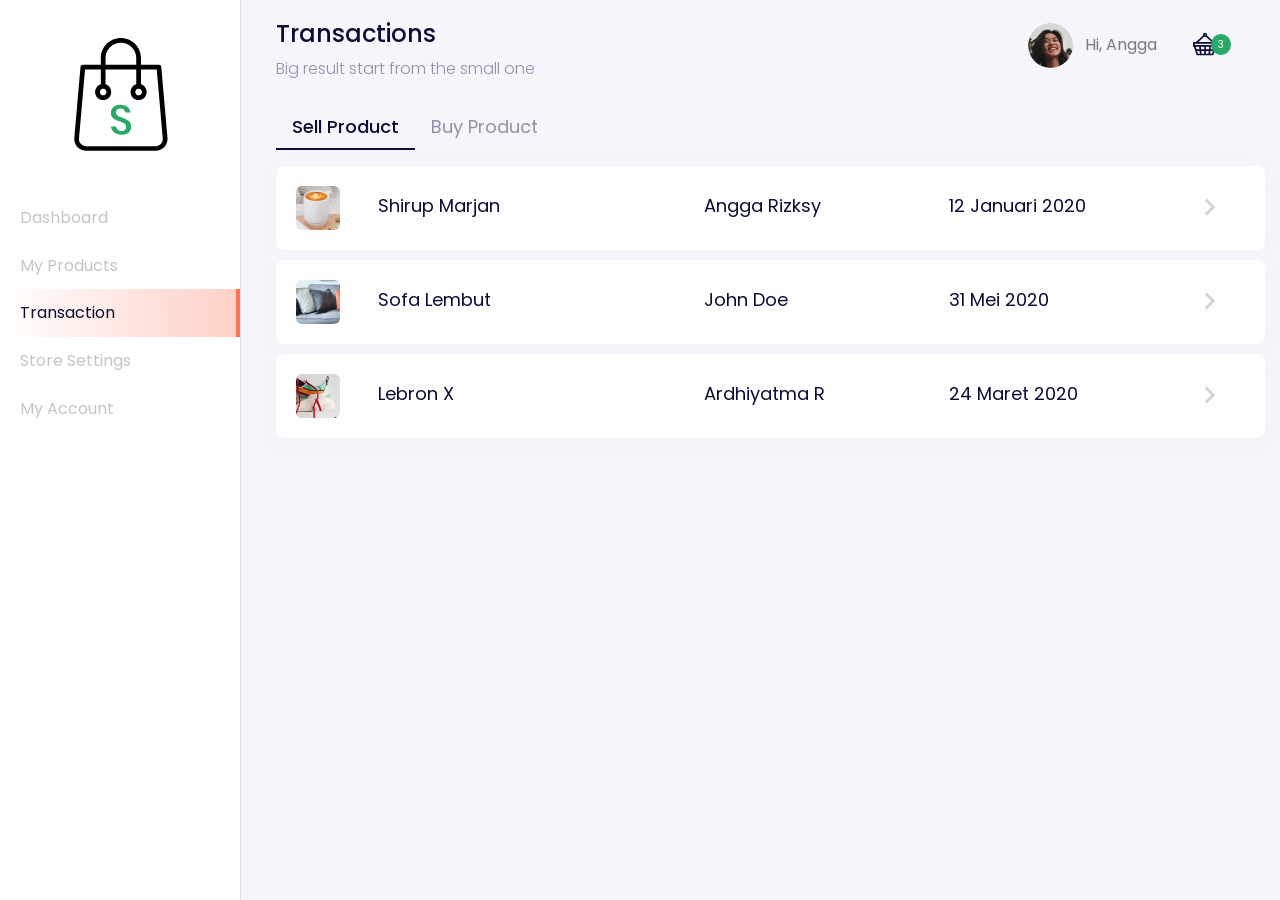
<file: dashboard-transaction.html>
<!DOCTYPE html>
<html lang="en">
  <head>
    <meta charset="utf-8" />
    <meta
      name="viewport"
      content="width=device-width, initial-scale=1, shrink-to-fit=no"
    />
    <meta name="description" content="" />
    <meta name="author" content="" />

    <title>Store - Your Best Marketplace</title>

    <link href="https://unpkg.com/aos@2.3.1/dist/aos.css" rel="stylesheet" />
    <link href="style/main.css" rel="stylesheet" />
  </head>

  <body>
    <div class="page-dashboard">
      <div class="d-flex" id="wrapper" data-aos="fade-right">
        <!-- Sidebar -->
        <div class="border-right" id="sidebar-wrapper">
          <div class="sidebar-heading text-center">
            <img src="images/logo.svg" alt="" class="my-4" width="95">
          </div>
          <div class="list-group list-group-flush">
            <a href="dashboard-admin.html" class="list-group-item list-group-item-action">
              Dashboard
            </a>
            <a href="dashboard-product.html" class="list-group-item list-group-item-action">
              My Products
            </a>
            <a href="dashboard-transaction.html" class="list-group-item list-group-item-action active">
              Transaction
            </a>
            <a href="dashboard-settings.html" class="list-group-item list-group-item-action">
              Store Settings
            </a>
            <a href="dashboard-account.html" class="list-group-item list-group-item-action">
              My Account
            </a>
            
          </div>
        </div>
        <!-- Page Content -->
        <div id="page-content-wrapper">
          <nav class="navbar navbar-expand-lg navbar-light navbar-store fixed-top" data-aos="fade-down">
            <div class="container-fluid">
              <button class="btn btn-secondary d-md-none mr-auto mr-2" id="menu-toggle">&laquo; Menu</button>
              <button class="navbar-toggler" type="button" data-toggle="collapse" data-target="#navbarSupportedContent">
                <span class="navbar-toggler-icon"></span>
              </button>
              <div class="collapse navbar-collapse" id="navbarSupportedContent">
                <!-- Desktop menu -->
                <ul class="navbar-nav d-none d-lg-flex ml-auto">
                  <li class="nav-item dropdown">
                    <a href="#" class="nav-link" id="navbarDropdown" role="button" data-toggle="dropdown">
                      <img src="images/account_user.png" class="rounded-circle mr-2 profile-picture" alt="">
                      Hi, Angga
                    </a>
                    <div class="dropdown-menu">
                      <a href="#" class="dropdown-item">Dashboard</a>
                      <a href="#" class="dropdown-item">Settings</a>
                      <div class="dropdown-divider"></div>
                      <a href="#" class="dropdown-item">Logout</a>
                    </div>
                  </li>
                  <li class="nav-item">
                    <a href="#" class="nav-link d-inline-block mt-2">
                      <img src="images/cart-filled.svg" alt="">
                      <div class="cart-badge">3</div>
                    </a>
                  </li>
                </ul>
                <!--Mobile Menu-->
                <ul class="navbar-nav d-block d-lg-none">
                  <li class="nav-item">
                    <a href="#" class="nav-link">
                      Hi, Angga
                    </a>
                  </li>
                  <li class="nav-item">
                    <a href="#" class="nav-link">
                      Cart
                    </a>
                  </li>
                </ul>
              </div>
            </div>
          </nav>
          <!-- section content -->
          <div class="section-content section-dashboard-home" data-aos="fade-up">
            <div class="container-fluid">
              <div class="dashboard-heading">
                <h2 class="dashboard-title">Transactions</h2>
                <p class="dashboard-subtitle">Big result start from the small one</p>
              </div>
              <div class="dashboard-content">
                <div class="row">
                  <div class="col-12 mt-2">
                    <ul class="nav nav-pills mb-3" id="pills-tab" role="tablist">
                      <li class="nav-item" role="presentation">
                        <a class="nav-link active" id="pills-home-tab" data-toggle="pill" href="#pills-home" role="tab" aria-controls="pills-home" aria-selected="true">Sell Product</a>
                      </li>
                      <li class="nav-item" role="presentation">
                        <a class="nav-link" id="pills-profile-tab" data-toggle="pill" href="#pills-profile" role="tab" aria-controls="pills-profile" aria-selected="false">Buy Product</a>
                      </li>
                    </ul>
                    <div class="tab-content" id="pills-tabContent">
                      <div class="tab-pane fade show active" id="pills-home" role="tabpanel" aria-labelledby="pills-home-tab">
                        <a href="" class="card card-list d-block">
                          <div class="card-body">
                            <div class="row">
                              <div class="col-md-1">
                                <img src="images/dashboard-content1.png" alt="">
                              </div>
                              <div class="col-md-4">
                                Shirup Marjan
                              </div>
                              <div class="col-md-3">
                                Angga Rizksy
                              </div>
                              <div class="col-md-3">
                                12 Januari 2020
                              </div>
                              <div class="col-md-1 d-none d-md-block">
                                <img src="images/arrow-right.svg" alt="">
                              </div>
                            </div>
                          </div>
                        </a>
    
                        <a href="" class="card card-list d-block">
                          <div class="card-body">
                            <div class="row">
                              <div class="col-md-1">
                                <img src="images/dashboard-content3.png" alt="">
                              </div>
                              <div class="col-md-4">
                                Sofa Lembut
                              </div>
                              <div class="col-md-3">
                                John Doe
                              </div>
                              <div class="col-md-3">
                                31 Mei 2020
                              </div>
                              <div class="col-md-1 d-none d-md-block">
                                <img src="images/arrow-right.svg" alt="">
                              </div>
                            </div>
                          </div>
                        </a>
    
                        <a href="" class="card card-list d-block">
                          <div class="card-body">
                            <div class="row">
                              <div class="col-md-1">
                                <img src="images/dashboard-content2.png" alt="">
                              </div>
                              <div class="col-md-4">
                                Lebron X
                              </div>
                              <div class="col-md-3">
                                Ardhiyatma R
                              </div>
                              <div class="col-md-3">
                                24 Maret 2020
                              </div>
                              <div class="col-md-1 d-none d-md-block">
                                <img src="images/arrow-right.svg" alt="">
                              </div>
                            </div>
                          </div>
                        </a>
                      </div>
                      <div class="tab-pane fade" id="pills-profile" role="tabpanel" aria-labelledby="pills-profile-tab">
                        <a href="" class="card card-list d-block">
                          <div class="card-body">
                            <div class="row">
                              <div class="col-md-1">
                                <img src="images/dashboard-content1.png" alt="">
                              </div>
                              <div class="col-md-4">
                                Shirup Marjan
                              </div>
                              <div class="col-md-3">
                                Angga Rizksy
                              </div>
                              <div class="col-md-3">
                                12 Januari 2020
                              </div>
                              <div class="col-md-1 d-none d-md-block">
                                <img src="images/arrow-right.svg" alt="">
                              </div>
                            </div>
                          </div>
                        </a>
                      </div>
                    </div>
                  </div>
                </div>
              </div>
            </div>
          </div>
        </div>
      </div>
    </div>

    <!-- Bootstrap core JavaScript -->
    <script src="vendor/jquery/jquery.slim.min.js"></script>
    <script src="vendor/bootstrap/js/bootstrap.bundle.min.js"></script>
    <script src="https://unpkg.com/aos@2.3.1/dist/aos.js"></script>
    <script>
      AOS.init();
    </script>
    <script>
      $('#menu-toggle').on('click',function(e){
        e.preventDefault();
        $('#wrapper').toggleClass('toggled');
      })
    </script>
  </body>
</html>
</file>
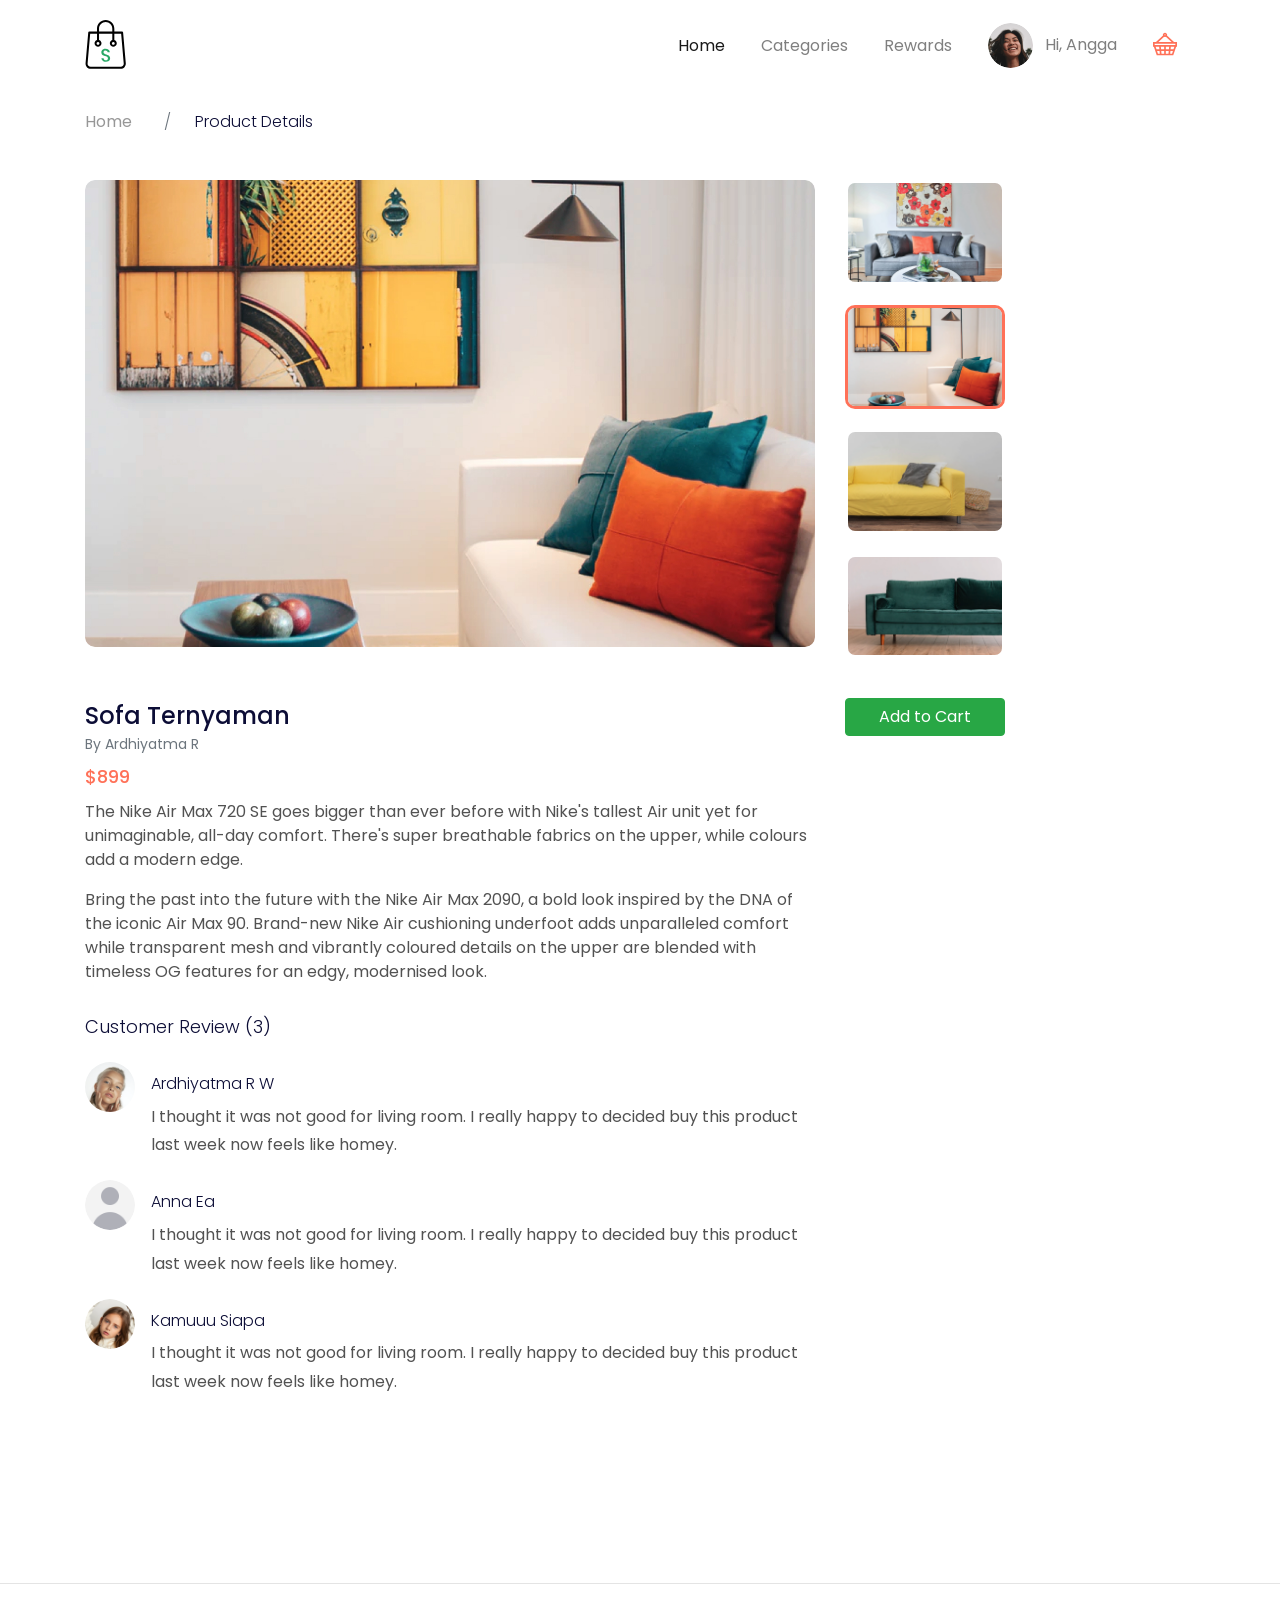
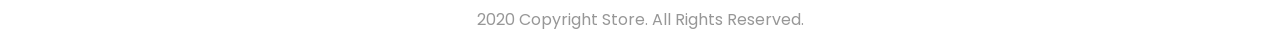
<file: product-detail.html>
<!DOCTYPE html>
<html lang="en">
  <head>
    <meta charset="utf-8" />
    <meta
      name="viewport"
      content="width=device-width, initial-scale=1, shrink-to-fit=no"
    />
    <meta name="description" content="" />
    <meta name="author" content="" />

    <title>Store - Your Best Marketplace</title>

    <link href="https://unpkg.com/aos@2.3.1/dist/aos.css" rel="stylesheet" />
    <link href="style/main.css" rel="stylesheet" />
  </head>

  <body>
    <nav class="navbar navbar-expand-lg navbar-light navbar-store fixed-top navbar-fixed-top" data-aos="fade-down">
      <div class="container">
        <a href="#" class="navbar-brand">
          <img src="images/logo.svg" alt="">
        </a>
        <button class="navbar-toggler" type="button" data-toggle="collapse" data-target="#navbarResponsive">
          <span class="navbar-toggler-icon"></span>
        </button>
        <div class="collapse navbar-collapse" id="navbarResponsive">
          <ul class="navbar-nav ml-auto">
            <li class="nav-item active">
              <a href="/index.html" class="nav-link">Home</a>
            </li>
            <li class="nav-item">
              <a href="/categories.html" class="nav-link">Categories</a>
            </li>
            <li class="nav-item">
              <a href="#" class="nav-link">Rewards</a>
            </li>
          </ul>
          <!-- Desktop menu -->
          <ul class="navbar-nav d-none d-lg-flex">
            <li class="nav-item dropdown">
              <a href="#" class="nav-link" id="navbarDropdown" role="button" data-toggle="dropdown">
                <img src="images/account_user.png" class="rounded-circle mr-2 profile-picture" alt="">
                Hi, Angga
              </a>
              <div class="dropdown-menu">
                <a href="#" class="dropdown-item">Dashboard</a>
                <a href="#" class="dropdown-item">Settings</a>
                <div class="dropdown-divider"></div>
                <a href="#" class="dropdown-item">Logout</a>
              </div>
            </li>
            <li class="nav-item">
              <a href="#" class="nav-link d-inline-block mt-2">
                <img src="images/cart.svg" alt="">
              </a>
            </li>
          </ul>
          <!--Mobile Menu-->
          <ul class="navbar-nav d-block d-lg-none">
            <li class="nav-item">
              <a href="#" class="nav-link">
                Hi, Angga
              </a>
            </li>
            <li class="nav-item">
              <a href="#" class="nav-link">
                Cart
              </a>
            </li>
          </ul>
        </div>
      </div>
    </nav>

    <!-- Page Content -->
    <div class="page-content page-details">
      <section class="store-breadcrumbs" data-aos="fade-down" data-aos-delay="100">
        <div class="container">
          <div class="row">
            <div class="col-12">
              <nav>
                <ol class="breadcrumb">
                  <li class="breadcrumb-item">
                    <a href="">Home</a>
                  </li>
                  <li class="breadcrumb-item active">
                    Product Details
                  </li>
                </ol>
              </nav>
            </div>
          </div>
        </div>
      </section>

      <section class="store-gallery" id="gallery">
        <div class="container">
          <div class="row">
            <div class="col-lg-8" data-aos="zoom-in">
              <transition name="slide-fade" mode="out-in">
                <img :src="photos[activePhoto].url" :key="photos[activePhoto].id" class="w-100 main-image" alt="">
              </transition>
            </div>
            <div class="col-lg-2">
              <div class="row">
                <div class="col-3 col-lg-12 mt-2 mt-lg-0" v-for="(photo, index) in photos" :key="photo.id" data-aos="zoom-in" data-aos-delay="100">
                  <a href="#" @click="changeActive(index)">
                    <img :src="photo.url" alt="" class="w-100 thumbnail-image" :class="{ active: index == activePhoto }">
                  </a>
                </div>
              </div>
            </div>
          </div>
        </div>
      </section>

      <div class="store-details-container" data-aos="fade-up">
        <section class="store-heading">
          <div class="container">
            <div class="row">
              <div class="col-lg-8">
                <h1>Sofa Ternyaman</h1>
                <div class="owner text-muted">By Ardhiyatma R</div>
                <div class="price">$899</div>
              </div>
              <div class="col-lg-2" data-aos="zoom-in">
                <a href="cart.html" class="btn btn-success px-4 text-white btn-block mb-3">Add to Cart</a>
              </div>
            </div>
          </div>
        </section>

        <section class="store-description">
          <div class="container">
            <div class="row">
              <div class="col-12 col-lg-8">
                <p>
                  The Nike Air Max 720 SE goes bigger than ever before with Nike's tallest Air unit yet for unimaginable, all-day comfort. There's super breathable fabrics on the upper, while colours add a modern edge.
                </p>
                <p>
                  Bring the past into the future with the Nike Air Max 2090, a bold look inspired by the DNA of the iconic Air Max 90. Brand-new Nike Air cushioning underfoot adds unparalleled comfort while transparent mesh and vibrantly coloured details on the upper are blended with timeless OG features for an edgy, modernised look.
                </p>
              </div>
            </div>
          </div>
        </section>

        <section class="store-review">
          <div class="container">
            <div class="row">
              <div class="col-12 col-lg-8 mt-3 mb-3">
                <h5>Customer Review (3)</h5>
              </div>
            </div>
            <div class="row">
              <div class="col-12 col-lg-8">
                <ul class="list-unstyled">
                  <li class="media">
                    <img src="images/customer1.png" class="mr-3 rounded-circle" alt="">
                    <div class="media-body">
                      <h5 class="mt-2 mb-1">Ardhiyatma R W</h5>
                      I thought it was not good for living room. I really happy
                      to decided buy this product last week now feels like homey.
                    </div>
                  </li>
                  <li class="media">
                    <img src="images/customer3.png" class="mr-3 rounded-circle" alt="">
                    <div class="media-body">
                      <h5 class="mt-2 mb-1">Anna Ea</h5>
                      I thought it was not good for living room. I really happy
                      to decided buy this product last week now feels like homey.
                    </div>
                  </li>
                  <li class="media">
                    <img src="images/customer2.png" class="mr-3 rounded-circle" alt="">
                    <div class="media-body">
                      <h5 class="mt-2 mb-1">Kamuuu Siapa</h5>
                      I thought it was not good for living room. I really happy
                      to decided buy this product last week now feels like homey.
                    </div>
                  </li>
                </ul>
              </div>
            </div>
          </div>
        </section>
      </div>
    </div>

    <footer>
      <div class="container">
        <div class="row">
          <div class="col-12 text-center">
            <p class="pt-4 pb-2">
              2020 Copyright Store. All Rights Reserved.
            </p>
          </div>
        </div>
      </div>
    </footer>
    <!-- Bootstrap core JavaScript -->
    <script src="vendor/jquery/jquery.slim.min.js"></script>
    <script src="vendor/bootstrap/js/bootstrap.bundle.min.js"></script>
    <script src="https://unpkg.com/aos@2.3.1/dist/aos.js"></script>
    <script>
      AOS.init();
    </script>
    <script src="vendor/vue/vue.js"></script>
    <script>
      let gallery = new Vue({
        el: "#gallery",
        mounted() {
          AOS.init();
        },
        data: {
          activePhoto: 1,
          photos: [
            {
              id: 1,
              url: "images/product-details1.jpg"
            },
            {
              id: 2,
              url: "images/product-details2.jpg"
            },
            {
              id: 3,
              url: "images/product-details3.jpg"
            },
            {
              id: 4,
              url: "images/product-details4.jpg"
            },
          ]
        },
        methods: {
          changeActive(id){
            this.activePhoto = id;
          }
        }
      })
    </script>
    <script src="script/navbar-scroll.js"></script>
  </body>
</html>
</file>
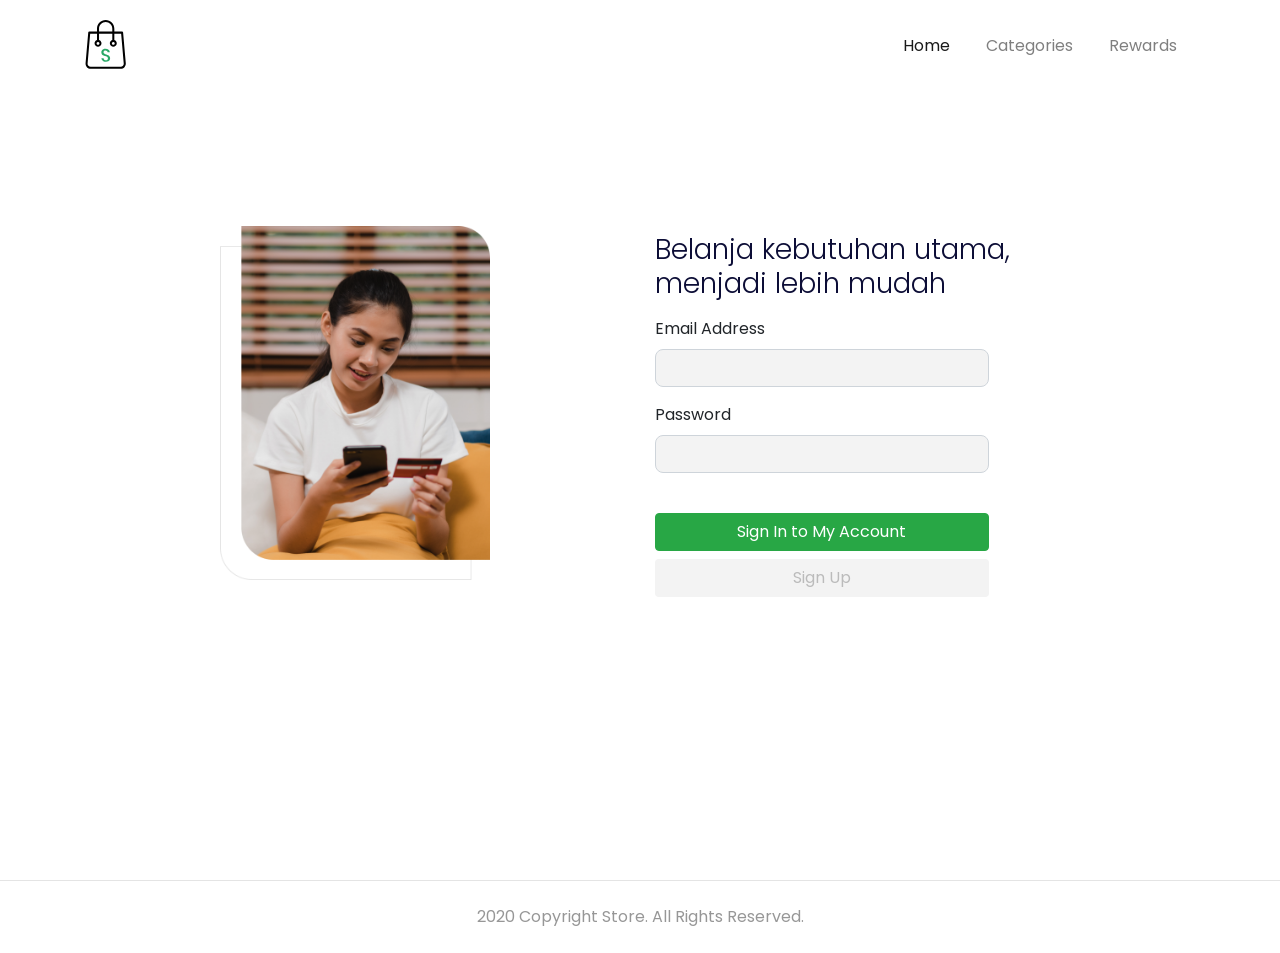
<file: signin.html>
<!DOCTYPE html>
<html lang="en">
  <head>
    <meta charset="utf-8" />
    <meta
      name="viewport"
      content="width=device-width, initial-scale=1, shrink-to-fit=no"
    />
    <meta name="description" content="" />
    <meta name="author" content="" />

    <title>Store - Your Best Marketplace</title>

    <link href="https://unpkg.com/aos@2.3.1/dist/aos.css" rel="stylesheet" />
    <link href="style/main.css" rel="stylesheet" />
  </head>

  <body>
    <nav class="navbar navbar-expand-lg navbar-light navbar-store fixed-top navbar-fixed-top" data-aos="fade-down">
      <div class="container">
        <a href="#" class="navbar-brand">
          <img src="images/logo.svg" alt="">
        </a>
        <button class="navbar-toggler" type="button" data-toggle="collapse" data-target="#navbarResponsive">
          <span class="navbar-toggler-icon"></span>
        </button>
        <div class="collapse navbar-collapse" id="navbarResponsive">
          <ul class="navbar-nav ml-auto">
            <li class="nav-item active">
              <a href="/index.html" class="nav-link">Home</a>
            </li>
            <li class="nav-item">
              <a href="/categories.html" class="nav-link">Categories</a>
            </li>
            <li class="nav-item">
              <a href="#" class="nav-link">Rewards</a>
            </li>
          </ul>
        </div>
      </div>
    </nav>

    <!-- Page Content -->
    <div class="page-content page-auth">
      <section class="store-auth" data-aos="fade-up">
        <div class="container">
          <div class="row align-items-center row-login">
            <div class="col-lg-6 text-center">
              <img src="images/login-placeholder.png" class="w-50 mb-4 mb-lg-none" alt="">
            </div>
            <div class="col-lg-5">
              <h2>
                Belanja kebutuhan utama, <br>menjadi lebih mudah
              </h2>
              <form action="" class="mt-3">
                <div class="form-group">
                  <label for="">Email Address</label>
                  <input type="email" name="email" class="form-control w-75">
                </div>
                <div class="form-group">
                  <label for="">Password</label>
                  <input type="password" name="email" class="form-control w-75">
                </div>
                <div>
                  <button type="submit" class="btn btn-success w-75 mt-4">
                    Sign In to My Account
                  </button>
                  <a href="signup.html" class="btn btn-signup w-75 mt-2">
                    Sign Up
                  </a>
                </div>
              </form>
            </div>
          </div>
        </div>
      </section>
    </div>

    <footer>
      <div class="container">
        <div class="row">
          <div class="col-12 text-center">
            <p class="pt-4 pb-2">
              2020 Copyright Store. All Rights Reserved.
            </p>
          </div>
        </div>
      </div>
    </footer>
    <!-- Bootstrap core JavaScript -->
    <script src="vendor/jquery/jquery.slim.min.js"></script>
    <script src="vendor/bootstrap/js/bootstrap.bundle.min.js"></script>
    <script src="https://unpkg.com/aos@2.3.1/dist/aos.js"></script>
    <script>
      AOS.init();
    </script>
    <script src="script/navbar-scroll.js"></script>
  </body>
</html>
</file>
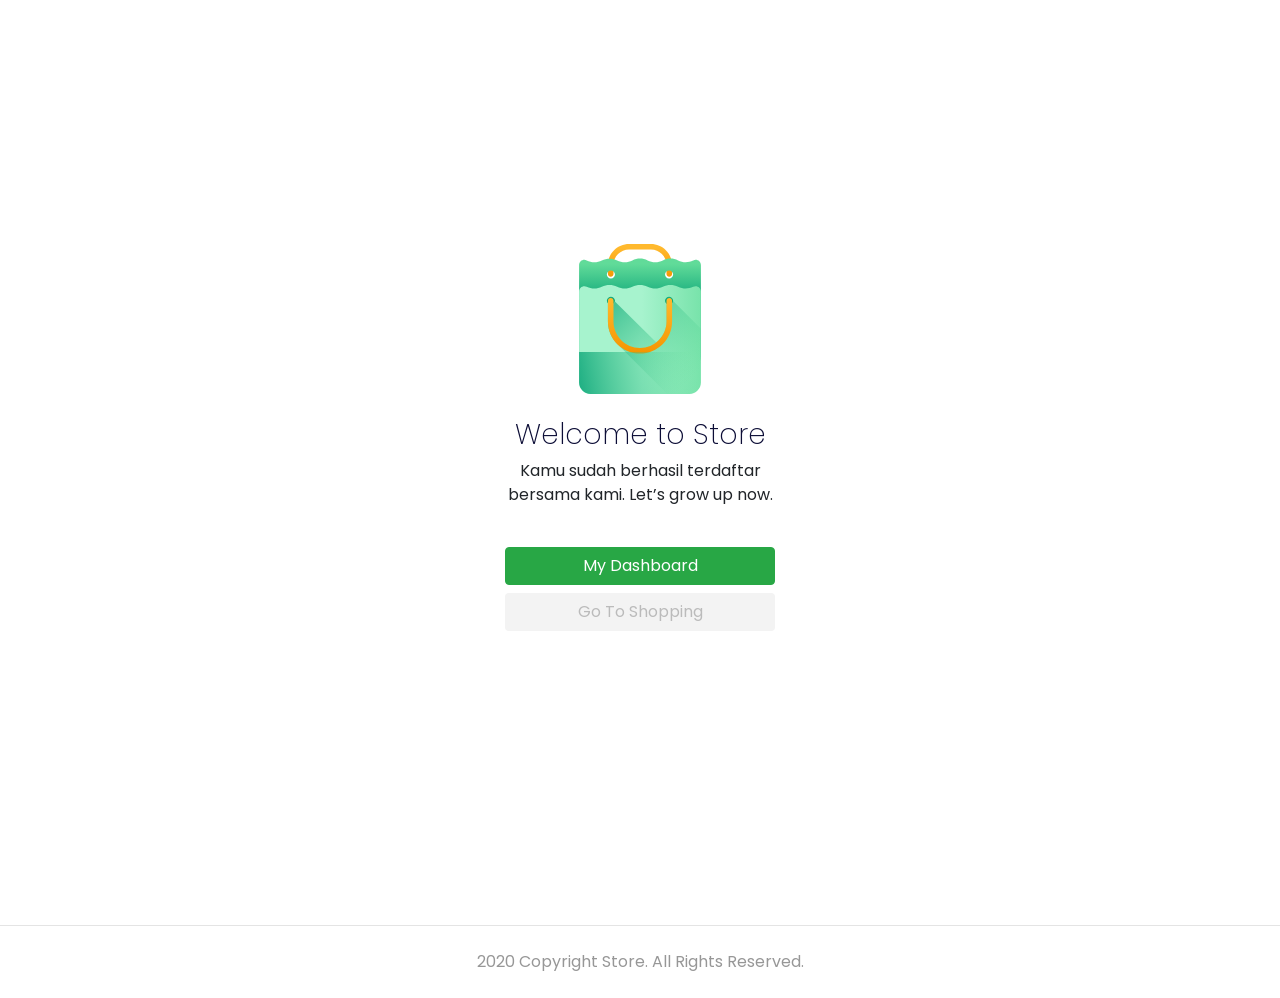
<file: signup-success.html>
<!DOCTYPE html>
<html lang="en">
  <head>
    <meta charset="utf-8" />
    <meta
      name="viewport"
      content="width=device-width, initial-scale=1, shrink-to-fit=no"
    />
    <meta name="description" content="" />
    <meta name="author" content="" />

    <title>Store - Your Best Marketplace</title>

    <link href="https://unpkg.com/aos@2.3.1/dist/aos.css" rel="stylesheet" />
    <link href="style/main.css" rel="stylesheet" />
  </head>

  <body>
    <div class="page-content page-success">
      <div class="section-success" data-aos="zoom-in">
        <div class="container">
          <div class="row align-items-center row-login justify-content-center">
            <div class="col-lg-6 text-center">
              <img src="images/icon-processed.svg" class="mb-4" alt="">
              <h2>
                Welcome to Store
              </h2>
              <p>
                Kamu sudah berhasil terdaftar <br> bersama kami. Let’s grow up now.
              </p>
              <div>
                <a href="dashboard.html" class="btn btn-success w-50 mt-4">
                  My Dashboard
                </a>
                <a href="index.html" class="btn btn-signup w-50 mt-2">
                  Go To Shopping
                </a>
              </div>
            </div>
          </div>
        </div>
      </div>
    </div>

    <footer>
      <div class="container">
        <div class="row">
          <div class="col-12 text-center">
            <p class="pt-4 pb-2">
              2020 Copyright Store. All Rights Reserved.
            </p>
          </div>
        </div>
      </div>
    </footer>
    <!-- Bootstrap core JavaScript -->
    <script src="vendor/jquery/jquery.slim.min.js"></script>
    <script src="vendor/bootstrap/js/bootstrap.bundle.min.js"></script>
    <script src="https://unpkg.com/aos@2.3.1/dist/aos.js"></script>
    <script>
      AOS.init();
    </script>
    <script src="script/navbar-scroll.js"></script>
  </body>
</html>
</file>
